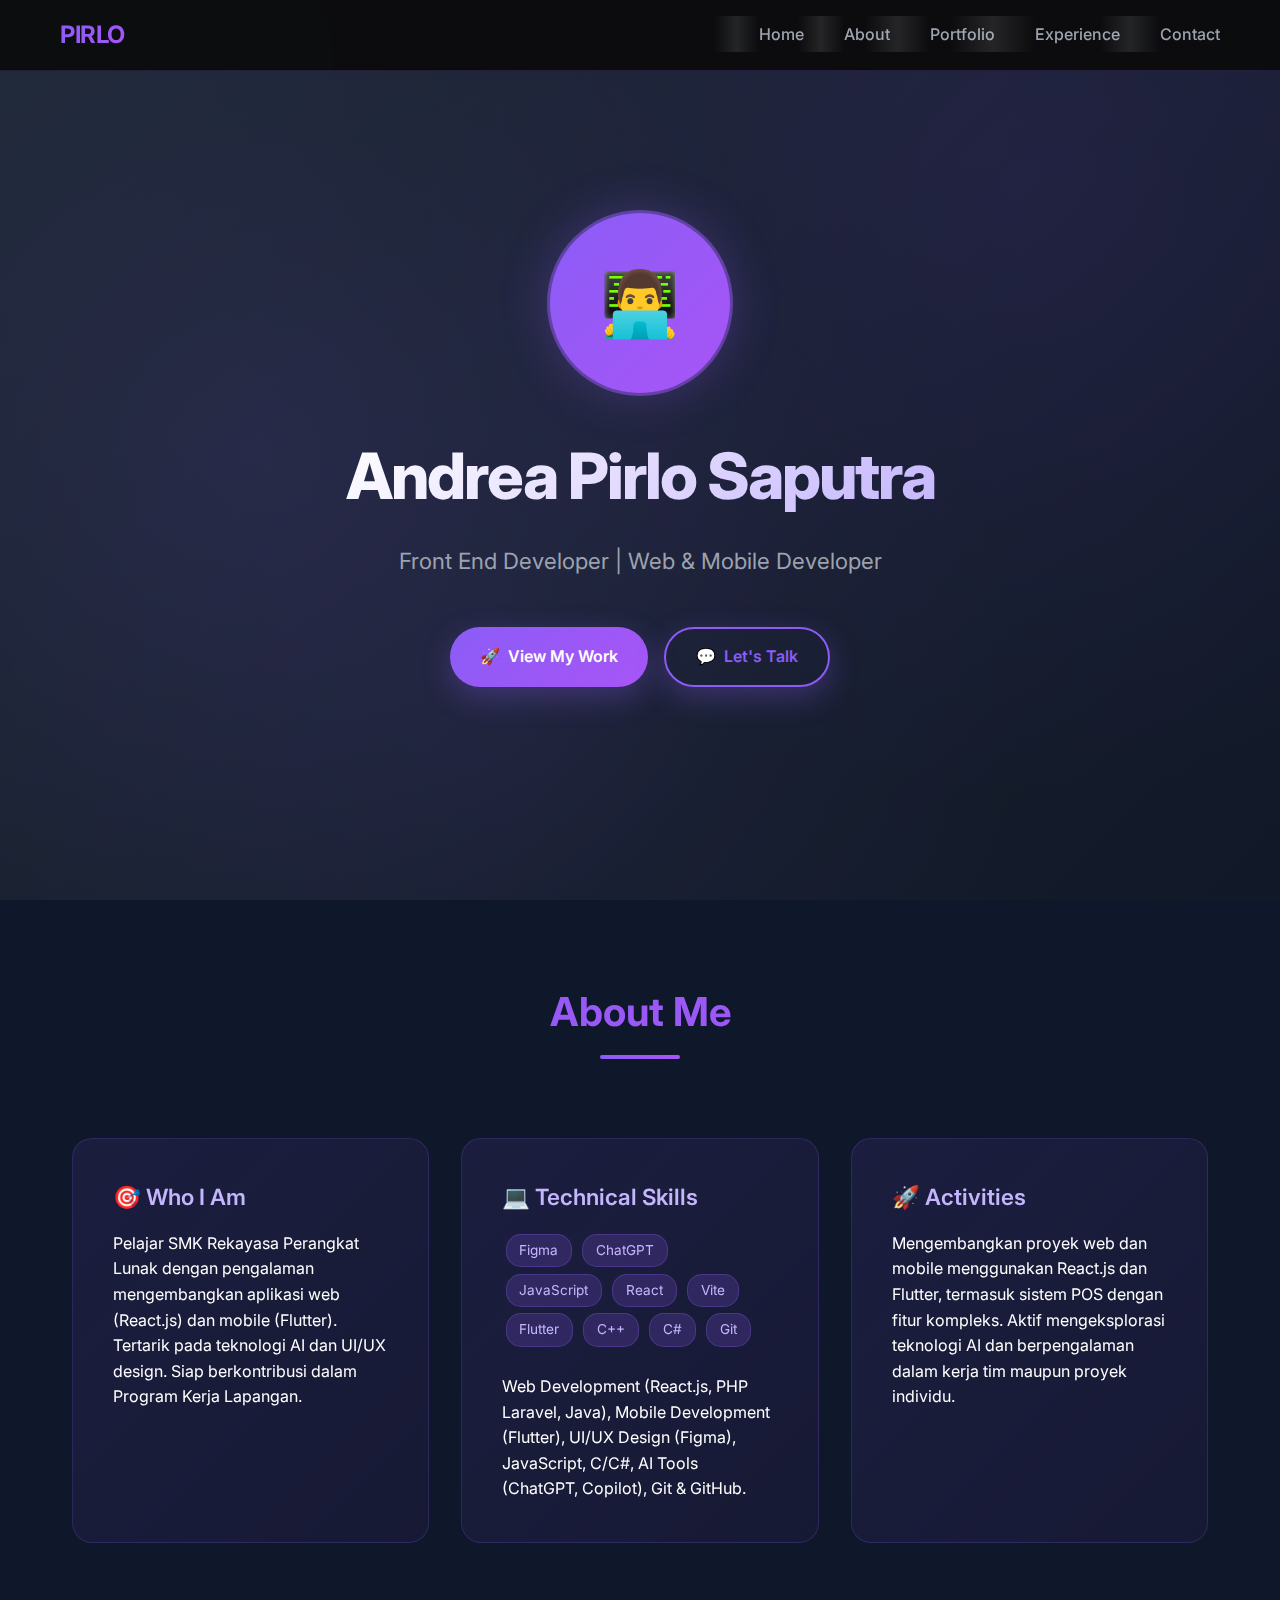
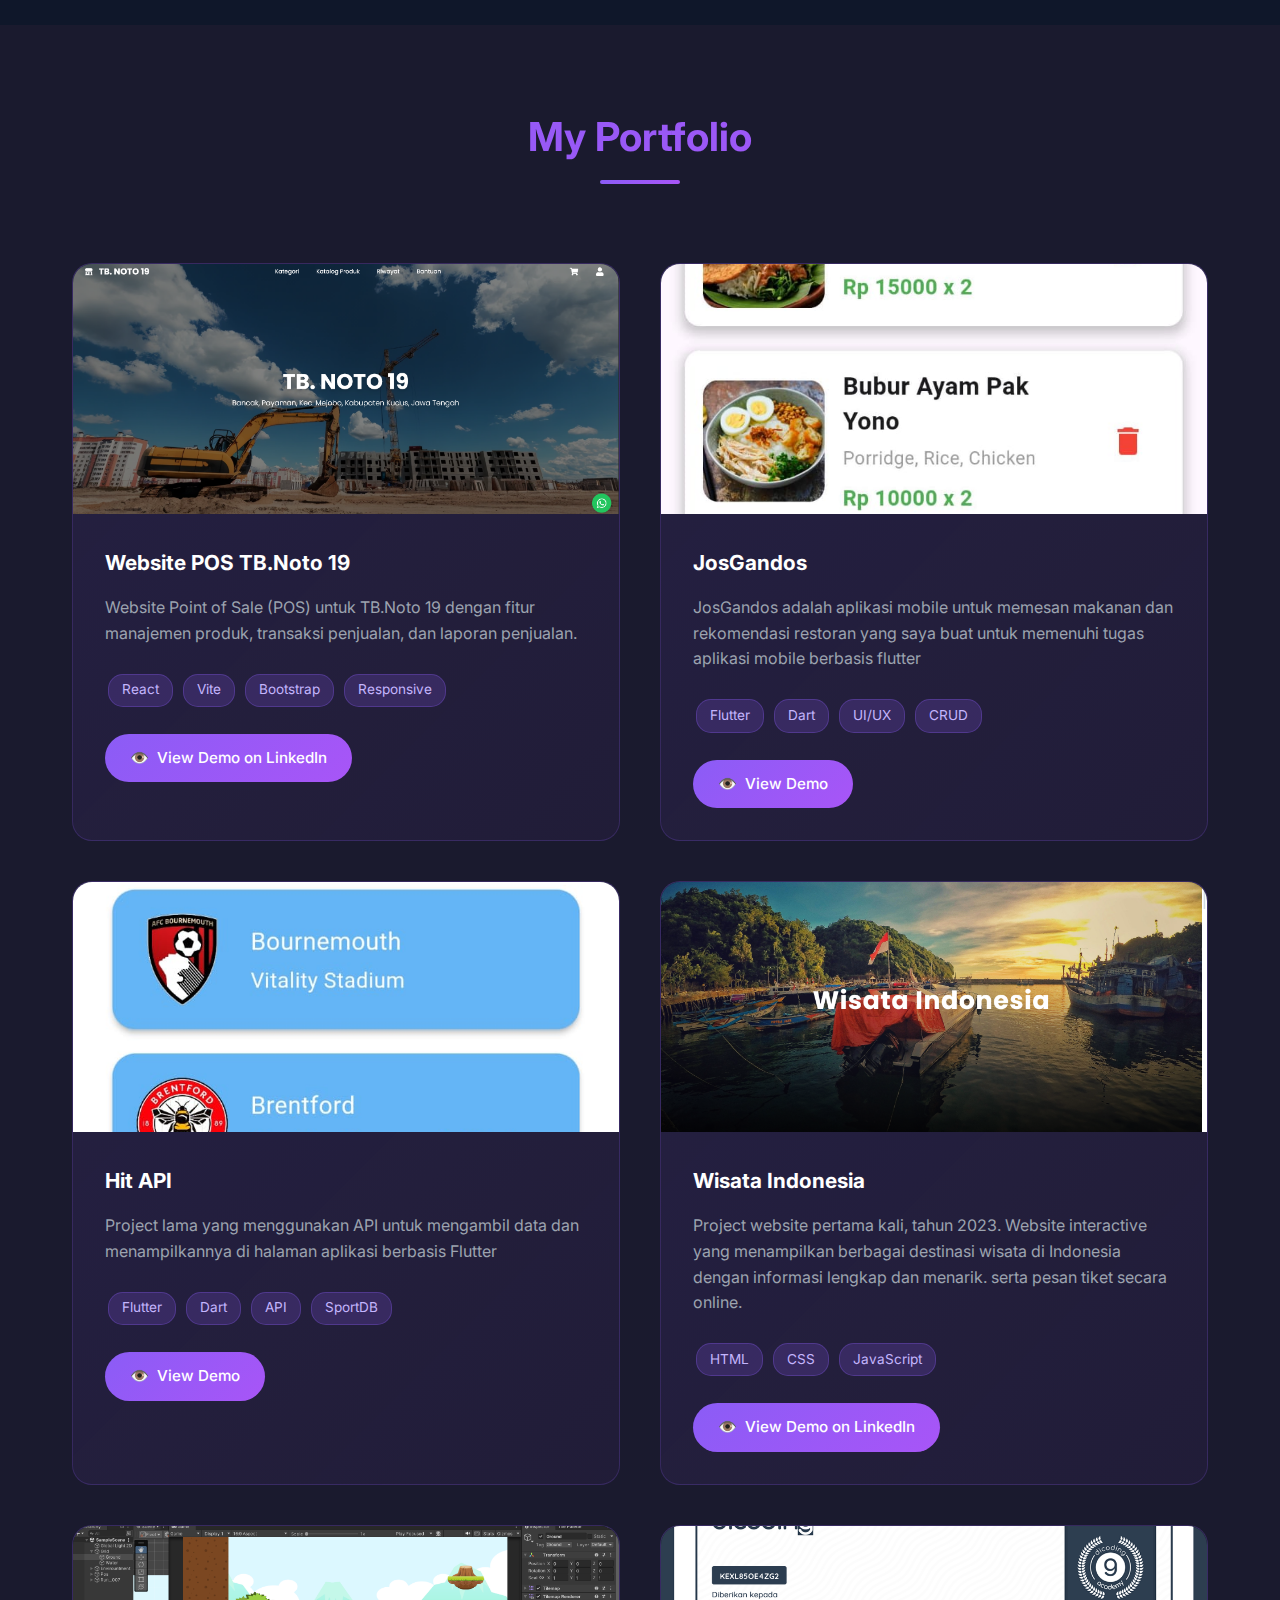
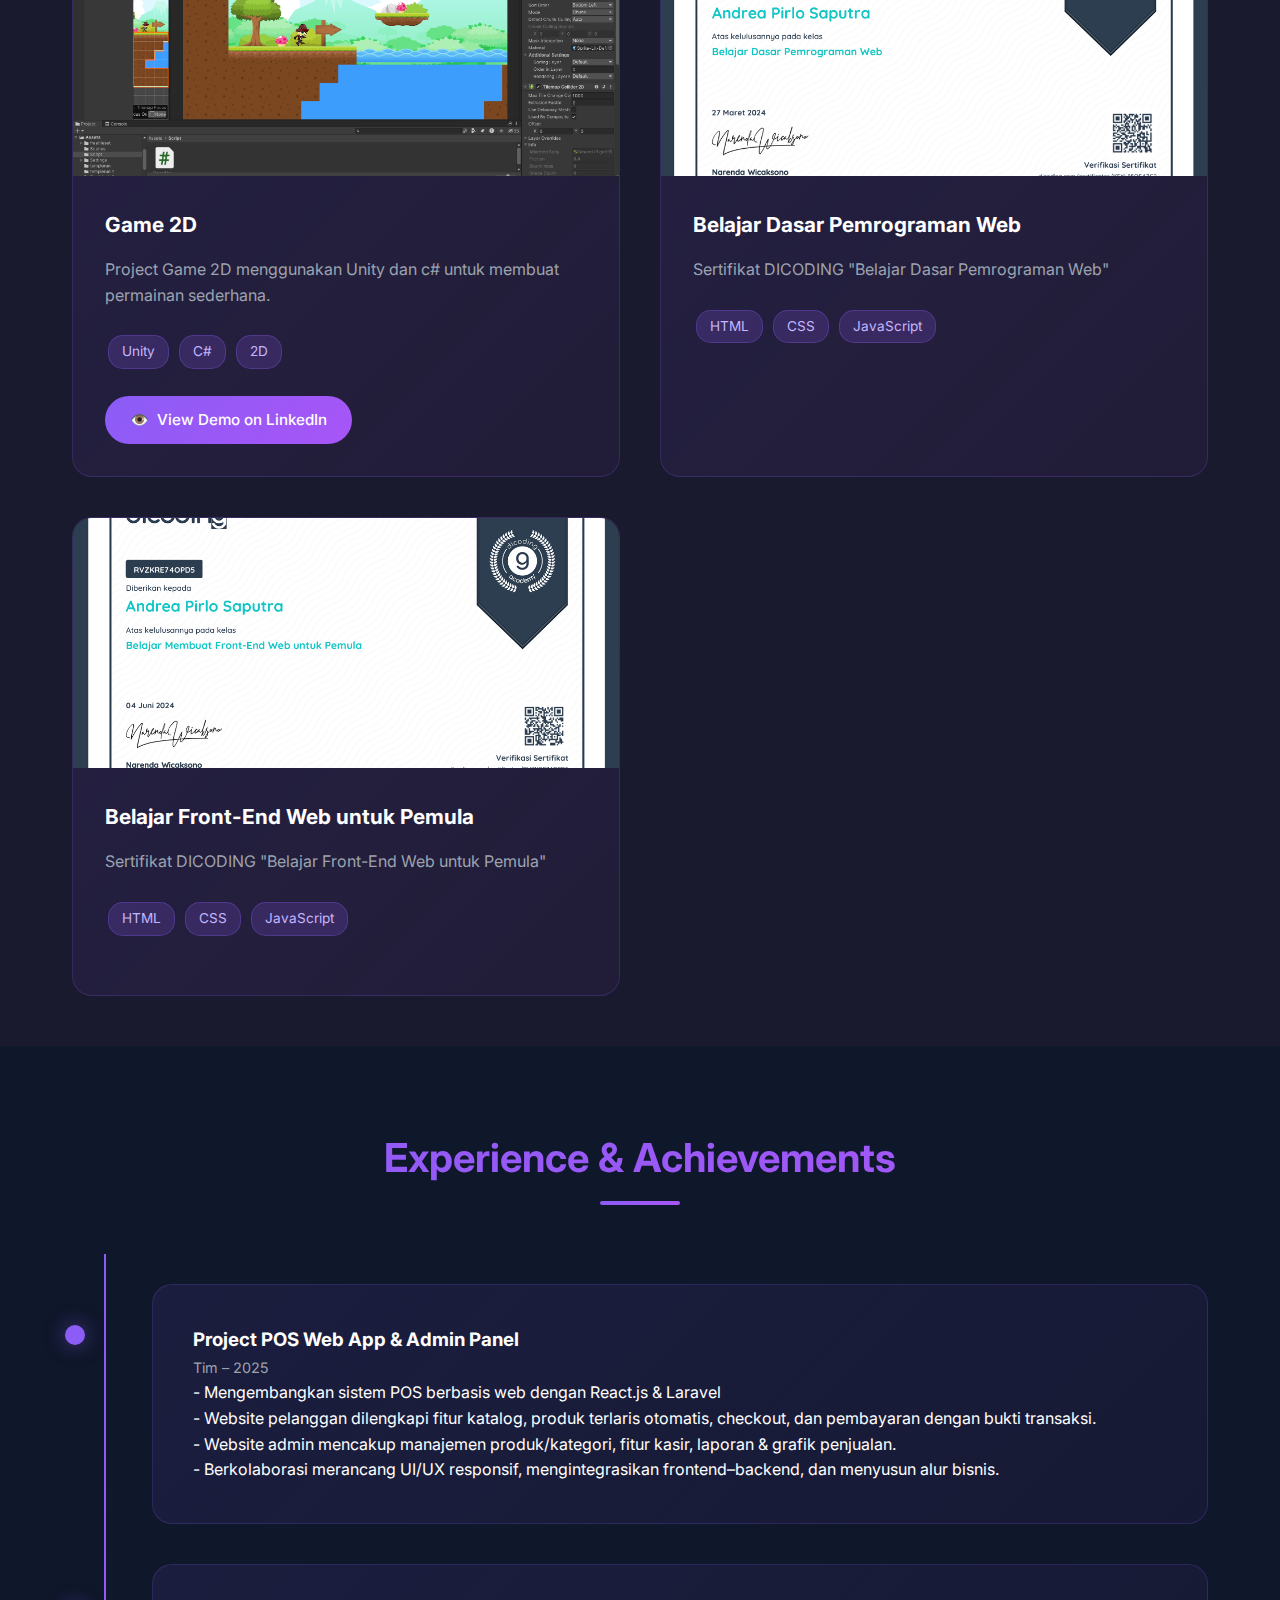
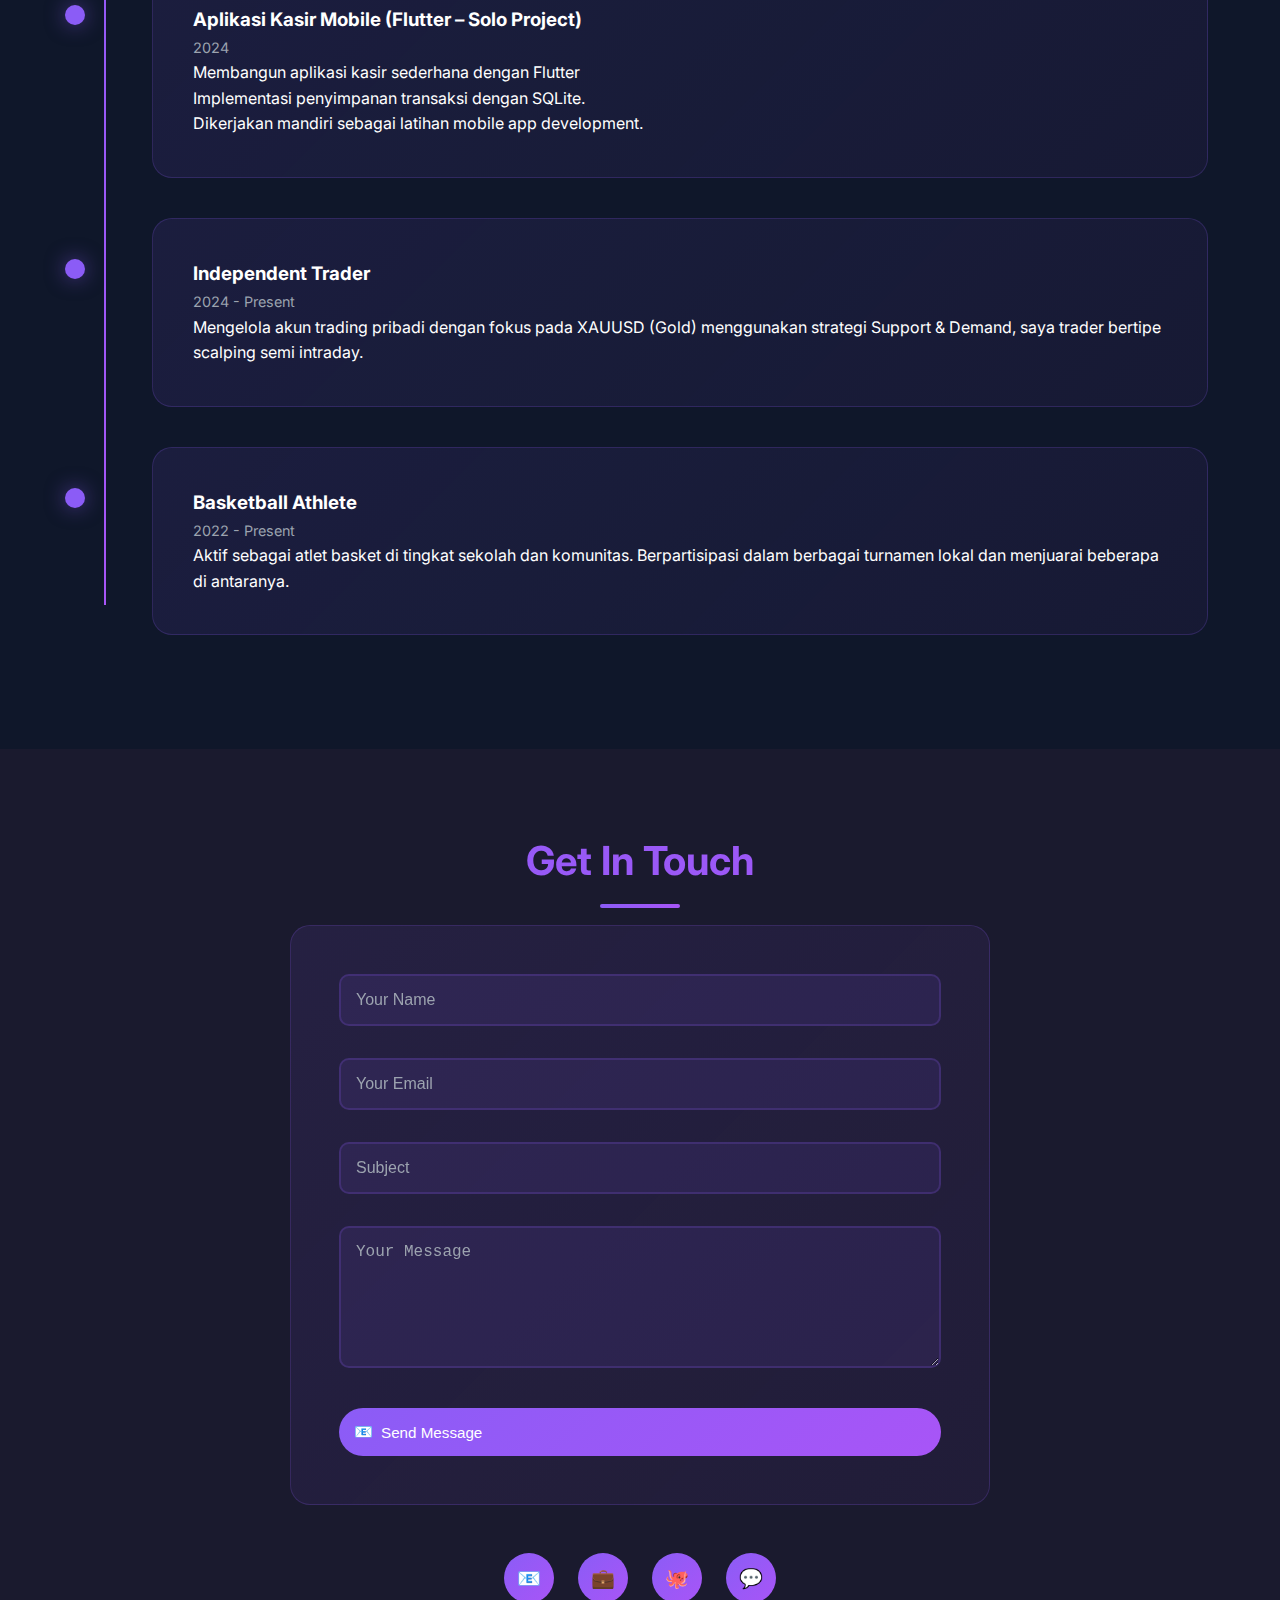
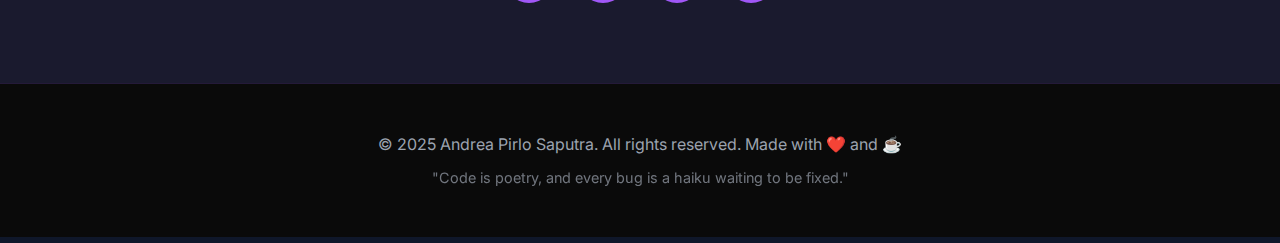
<file: index.html>
<!DOCTYPE html>
<html lang="id">

<head>
    <meta charset="UTF-8">
    <meta name="viewport" content="width=device-width, initial-scale=1.0">
    <title>Andrea Pirlo Saputra - Front End Developer</title>
    <link rel="stylesheet" href="style.css">
    <link href="https://fonts.googleapis.com/css2?family=Inter:wght@300;400;500;600;700;800&display=swap" rel="stylesheet">
</head>

<body>
    <!-- Navigation -->
    <nav class="navbar">
        <div class="nav-container">
            <div class="logo">
                <span class="logo-text">PIRLO</span>
                <div class="logo-dot"></div>
            </div>
            <ul class="nav-menu">
                <li><a href="#home" class="nav-link active" data-section="home">
                    <span class="nav-text">Home</span>
                </a></li>
                <li><a href="#about" class="nav-link" data-section="about">
                    <span class="nav-text">About</span>
                </a></li>
                <li><a href="#portfolio" class="nav-link" data-section="portfolio">
                    <span class="nav-text">Portfolio</span>
                </a></li>
                <li><a href="#experience" class="nav-link" data-section="experience">
                    <span class="nav-text">Experience</span>
                </a></li>
                <li><a href="#contact" class="nav-link" data-section="contact">
                    <span class="nav-text">Contact</span>
                </a></li>
            </ul>
            <div class="hamburger">
                <span></span>
                <span></span>
                <span></span>
            </div>
        </div>
        <div class="nav-indicator"></div>
    </nav>

    <!-- Hero Section -->
    <section id="home" class="hero">
        <div class="particles">
            <div class="particle" style="left: 10%; animation-delay: 0s;"></div>
            <div class="particle" style="left: 20%; animation-delay: 2s;"></div>
            <div class="particle" style="left: 30%; animation-delay: 4s;"></div>
            <div class="particle" style="left: 40%; animation-delay: 1s;"></div>
            <div class="particle" style="left: 50%; animation-delay: 3s;"></div>
            <div class="particle" style="left: 60%; animation-delay: 5s;"></div>
            <div class="particle" style="left: 70%; animation-delay: 7s;"></div>
            <div class="particle" style="left: 80%; animation-delay: 6s;"></div>
            <div class="particle" style="left: 90%; animation-delay: 8s;"></div>
        </div>
        <div class="hero-content">
            <div class="profile-section">
                <div class="profile-img">👨‍💻</div>
                <h1>Andrea Pirlo Saputra</h1>
                <p class="subtitle">Front End Developer | Web & Mobile Developer</p>
            </div>
            <div class="cta-group">
                <a href="#portfolio" class="cta-button">
                    <span>🚀</span>
                    View My Work
                </a>
                <a href="#contact" class="cta-button cta-secondary">
                    <span>💬</span>
                    Let's Talk
                </a>
            </div>
        </div>
    </section>

    <!-- About Section -->
    <section id="about" class="section">
        <div class="container">
            <h2 class="section-title">About Me</h2>
            <div class="grid">
                <div class="card">
                    <h3>🎯 Who I Am</h3>
                    <p>Pelajar SMK Rekayasa Perangkat Lunak dengan pengalaman mengembangkan aplikasi web (React.js) dan
                        mobile (Flutter). Tertarik pada teknologi AI dan UI/UX design. Siap berkontribusi dalam Program
                        Kerja Lapangan.</p>
                </div>
                <div class="card">
                    <h3>💻 Technical Skills</h3>
                    <div class="tech-stack">
                        <span class="tech-tag">Figma</span>
                        <span class="tech-tag">ChatGPT</span>
                        <span class="tech-tag">JavaScript</span>
                        <span class="tech-tag">React</span>
                        <span class="tech-tag">Vite</span>
                        <span class="tech-tag">Flutter</span>
                        <span class="tech-tag">C++</span>
                        <span class="tech-tag">C#</span>
                        <span class="tech-tag">Git</span>
                    </div>
                    <p>Web Development (React.js, PHP Laravel, Java), Mobile Development (Flutter), UI/UX Design
                        (Figma), JavaScript, C/C#, AI Tools (ChatGPT, Copilot), Git & GitHub.</p>
                </div>
                <div class="card">
                    <h3>🚀 Activities</h3>
                    <p>Mengembangkan proyek web dan mobile menggunakan React.js dan Flutter, termasuk sistem POS dengan
                        fitur kompleks. Aktif mengeksplorasi teknologi AI dan berpengalaman dalam kerja tim maupun
                        proyek individu.</p>
                </div>
            </div>
        </div>
    </section>

    <!-- Portfolio Section -->
    <section id="portfolio" class="section">
        <div class="container">
            <h2 class="section-title">My Portfolio</h2>
            <div class="grid-portfolio">
                <div class="portfolio-card">
                    <div class="portfolio-preview">
                        <img src="gambar/gambartbnoto19.png" alt=""
                            style="width: 100%; height: 100%; object-fit: cover;">
                    </div>
                    <div class="portfolio-info">
                        <h3>Website POS TB.Noto 19</h3>
                        <p>Website Point of Sale (POS) untuk TB.Noto 19 dengan fitur manajemen produk, transaksi
                            penjualan, dan laporan penjualan.</p>
                        <div class="tech-stack">
                            <span class="tech-tag">React</span>
                            <span class="tech-tag">Vite</span>
                            <span class="tech-tag">Bootstrap</span>
                            <span class="tech-tag">Responsive</span>
                        </div>
                        <a href="https://www.linkedin.com/posts/andreapirlosaputra11_webdevelopment-pos-apiintegration-activity-7364562313791619072-3iMa?utm_source=share&utm_medium=member_desktop&rcm=ACoAAE7JKG0BLh60gRPqG8VVyhe57XI4VSHA4fk" class="btn" target="_blank">
                            <span>👁️</span>
                            View Demo on LinkedIn
                        </a>
                    </div>
                </div>

                <div class="portfolio-card">
                    <div class="portfolio-preview">
                        <img src="gambar/keranjangjosgandos.png" alt=""
                            style="width: 100%; height: 100%; object-fit: cover;">
                    </div>
                    <div class="portfolio-info">
                        <h3>JosGandos</h3>
                        <p>JosGandos adalah aplikasi mobile untuk memesan makanan dan rekomendasi restoran yang saya
                            buat untuk memenuhi tugas aplikasi mobile berbasis flutter</p>
                        <div class="tech-stack">
                            <span class="tech-tag">Flutter</span>
                            <span class="tech-tag">Dart</span>
                            <span class="tech-tag">UI/UX</span>
                            <span class="tech-tag">CRUD</span>
                        </div>
                        <a href="mobile-porto.html" class="btn" target="_blank">
                            <span>👁️</span>
                            View Demo
                        </a>
                    </div>
                </div>

                <div class="portfolio-card">
                    <div class="portfolio-preview">
                        <img src="gambar/apilearn.jpg" alt="Interactive Web Game"
                            style="width: 100%; height: 100%; object-fit: cover;">
                    </div>
                    <div class="portfolio-info">
                        <h3>Hit API</h3>
                        <p>Project lama yang menggunakan API untuk mengambil data dan menampilkannya di halaman aplikasi
                            berbasis Flutter</p>
                        <div class="tech-stack">
                            <span class="tech-tag">Flutter</span>
                            <span class="tech-tag">Dart</span>
                            <span class="tech-tag">API</span>
                            <span class="tech-tag">SportDB</span>
                        </div>
                        <a href="sportdb-porto.html" class="btn" target="_blank">
                            <span>👁️</span>
                            View Demo
                        </a>
                    </div>
                </div>

                <div class="portfolio-card">
                    <div class="portfolio-preview">
                        <img src="gambar/wisataindonesia.png" alt="Admin Dashboard System"
                            style="width: 100%; height: 100%; object-fit: cover;">
                    </div>
                    <div class="portfolio-info">
                        <h3>Wisata Indonesia</h3>
                        <p>Project website pertama kali, tahun 2023. Website interactive yang menampilkan berbagai
                            destinasi wisata di Indonesia dengan informasi lengkap dan menarik. serta pesan tiket secara
                            online.</p>
                        <div class="tech-stack">
                            <span class="tech-tag">HTML</span>
                            <span class="tech-tag">CSS</span>
                            <span class="tech-tag">JavaScript</span>
                        </div>
                        <a href="https://www.linkedin.com/posts/andreapirlosaputra11_webdevelopment-javascript-html-activity-7364828834891796480-u206?utm_source=share&utm_medium=member_desktop&rcm=ACoAAE7JKG0BLh60gRPqG8VVyhe57XI4VSHA4fk" class="btn" target="_blank">
                            <span>👁️</span>
                            View Demo on LinkedIn
                        </a>
                    </div>
                </div>

                <div class="portfolio-card">
                    <div class="portfolio-preview">
                        <img src="gambar/game.png" alt="Admin Dashboard System"
                            style="width: 100%; height: 100%; object-fit: cover;">
                    </div>
                    <div class="portfolio-info">
                        <h3>Game 2D</h3>
                        <p>Project Game 2D menggunakan Unity dan c# untuk membuat permainan sederhana.</p>
                        <div class="tech-stack">
                            <span class="tech-tag">Unity</span>
                            <span class="tech-tag">C#</span>
                            <span class="tech-tag">2D</span>
                        </div>
                        <a href="https://www.linkedin.com/posts/andreapirlosaputra11_gamedevelopment-unity-2dgame-activity-7364887780293873665-9lVj?utm_source=share&utm_medium=member_desktop&rcm=ACoAAE7JKG0BLh60gRPqG8VVyhe57XI4VSHA4fk" class="btn" target="_blank">
                            <span>👁️</span>
                            View Demo on LinkedIn
                        </a>
                    </div>
                </div>

                <div class="portfolio-card">
                    <div class="portfolio-preview">
                        <img src="gambar/belajardasar.png" alt="Admin Dashboard System"
                            style="width: 100%; height: 100%; object-fit: cover;">
                    </div>
                    <div class="portfolio-info">
                        <h3>Belajar Dasar Pemrograman Web</h3>
                        <p>Sertifikat DICODING "Belajar Dasar Pemrograman Web"</p>
                        <div class="tech-stack">
                            <span class="tech-tag">HTML</span>
                            <span class="tech-tag">CSS</span>
                            <span class="tech-tag">JavaScript</span>
                        </div>
                    </div>
                </div>

                <div class="portfolio-card">
                    <div class="portfolio-preview">
                        <img src="gambar/frontend.png" alt="Admin Dashboard System"
                            style="width: 100%; height: 100%; object-fit: cover;">
                    </div>
                    <div class="portfolio-info">
                        <h3>Belajar Front-End Web untuk Pemula</h3>
                        <p>Sertifikat DICODING "Belajar Front-End Web untuk Pemula"</p>
                        <div class="tech-stack">
                            <span class="tech-tag">HTML</span>
                            <span class="tech-tag">CSS</span>
                            <span class="tech-tag">JavaScript</span>
                        </div>
                    </div>
                </div>
            </div>
        </div>
    </section>

    <!-- Experience Section -->
    <section id="experience" class="section">
        <div class="container">
            <h2 class="section-title">Experience & Achievements</h2>
            <div class="timeline">
                <div class="timeline-item">
                    <h3>Project POS Web App & Admin Panel</h3>
                    <span style="color: var(--text-gray); font-size: 0.9rem;">Tim – 2025</span>
                    <p>- Mengembangkan sistem POS berbasis web dengan React.js & Laravel</p>
                    <p>- Website pelanggan dilengkapi fitur katalog, produk terlaris otomatis, checkout, dan pembayaran
                        dengan bukti transaksi. </p>
                    <p>- Website admin mencakup manajemen produk/kategori, fitur kasir, laporan & grafik penjualan. </p>
                    <p>- Berkolaborasi merancang UI/UX responsif, mengintegrasikan frontend–backend, dan menyusun alur
                        bisnis. </p>
                </div>
                <div class="timeline-item">
                    <h3>Aplikasi Kasir Mobile (Flutter – Solo Project)</h3>
                    <span style="color: var(--text-gray); font-size: 0.9rem;">2024</span>
                    <p>Membangun aplikasi kasir sederhana dengan Flutter</p>
                    <p>Implementasi penyimpanan transaksi dengan SQLite. </p>
                    <p>Dikerjakan mandiri sebagai latihan mobile app development. </p>
                </div>
                <div class="timeline-item">
                    <h3>Independent Trader</h3>
                    <span style="color: var(--text-gray); font-size: 0.9rem;">2024 - Present</span>
                    <p>Mengelola akun trading pribadi dengan fokus pada XAUUSD (Gold) menggunakan strategi Support &
                        Demand, saya trader bertipe scalping semi intraday.</p>
                </div>
                <div class="timeline-item">
                    <h3>Basketball Athlete</h3>
                    <span style="color: var(--text-gray); font-size: 0.9rem;">2022 - Present</span>
                    <p>Aktif sebagai atlet basket di tingkat sekolah dan komunitas. Berpartisipasi dalam berbagai
                        turnamen lokal dan menjuarai beberapa di antaranya.</p>
                </div>
            </div>
        </div>
    </section>

    <!-- Contact Section -->
    <section id="contact" class="section">
        <div class="container">
            <h2 class="section-title">Get In Touch</h2>
            <div style="max-width: 700px; margin: 0 auto;">
                <div class="contact-form">
                    <form>
                        <div class="form-group">
                            <input type="text" class="form-control" placeholder="Your Name" required>
                        </div>
                        <div class="form-group">
                            <input type="email" class="form-control" placeholder="Your Email" required>
                        </div>
                        <div class="form-group">
                            <input type="text" class="form-control" placeholder="Subject" required>
                        </div>
                        <div class="form-group">
                            <textarea class="form-control" rows="6" placeholder="Your Message" required></textarea>
                        </div>
                        <button type="submit" class="btn" style="width: 100%; padding: 15px;">
                            <span>📧</span>
                            Send Message
                        </button>
                    </form>
                </div>
                <div class="social-links">
                    <a href="#andreapirlosaputra11@gmail.com" class="social-link" title="Email">📧</a>
                    <a href="#" class="social-link" title="LinkedIn">💼</a>
                    <a href="#" class="social-link" title="GitHub">🐙</a>
                    <a href="#" class="social-link" title="WhatsApp">💬</a>
                </div>
            </div>
        </div>
    </section>

    <!-- Footer -->
    <footer class="footer">
        <div class="container">
            <p>&copy; 2025 Andrea Pirlo Saputra. All rights reserved. Made with ❤️ and ☕</p>
            <p style="margin-top: 0.5rem; font-size: 0.9rem; opacity: 0.7;">
                "Code is poetry, and every bug is a haiku waiting to be fixed."
            </p>
        </div>
    </footer>

    <!-- Portfolio Modals -->
    <div id="portfolioModal" class="modal">
        <div class="modal-content">
            <span class="close">&times;</span>
            <div class="modal-header">
                <h2 id="modalTitle">Portfolio Details</h2>
            </div>
            <div class="modal-body">
                <div class="media-container" id="mediaContainer">
                    <!-- Content will be loaded here -->
                </div>
                <div id="modalDescription">
                    <!-- Description will be loaded here -->
                </div>
                <div class="slider-controls" id="sliderControls" style="text-align: center; margin-top: 2rem;">
                    <button class="btn" onclick="changeSlide(-1)">⬅️ Previous</button>
                    <span id="slideIndicator" style="margin: 0 1rem; color: var(--text-gray);">1 / 1</span>
                    <button class="btn" onclick="changeSlide(1)">Next ➡️</button>
                </div>
            </div>
        </div>
    </div>

    <script src="script.js"></script>
</body>

</html>
</file>
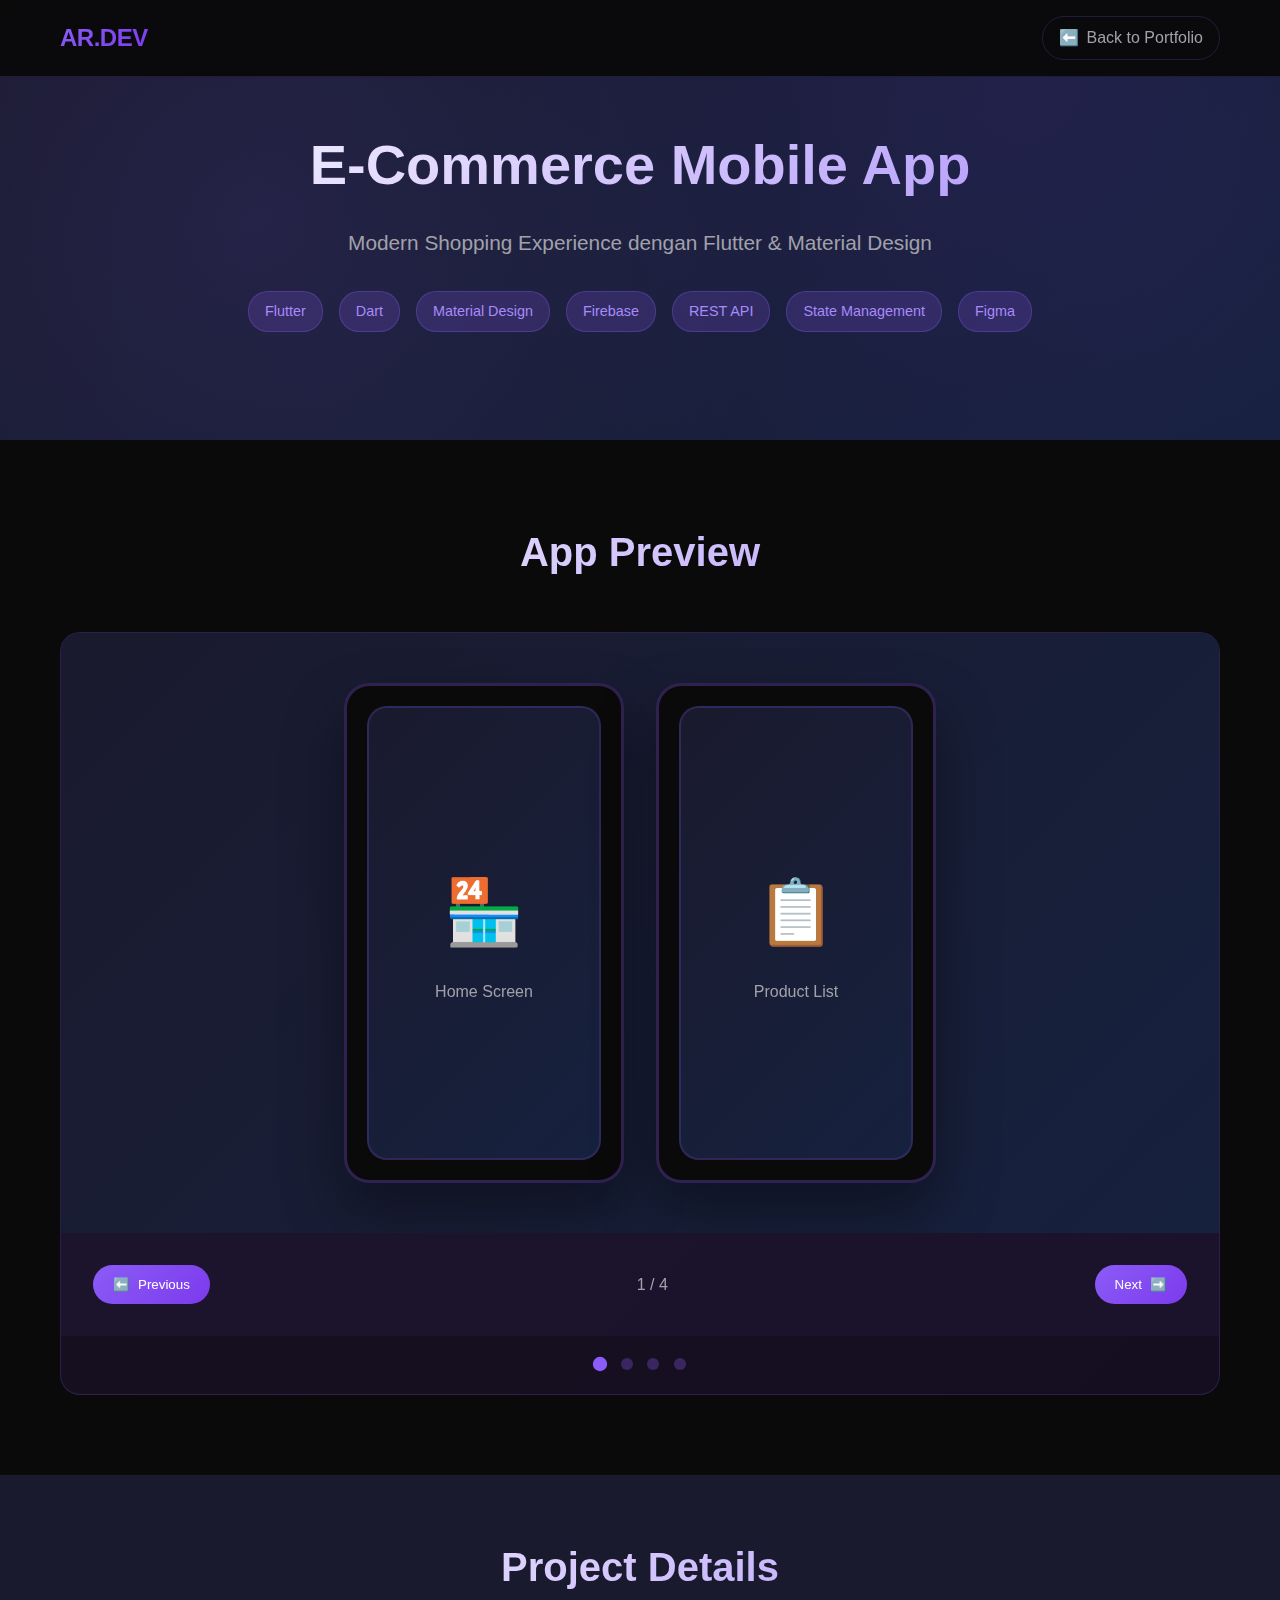
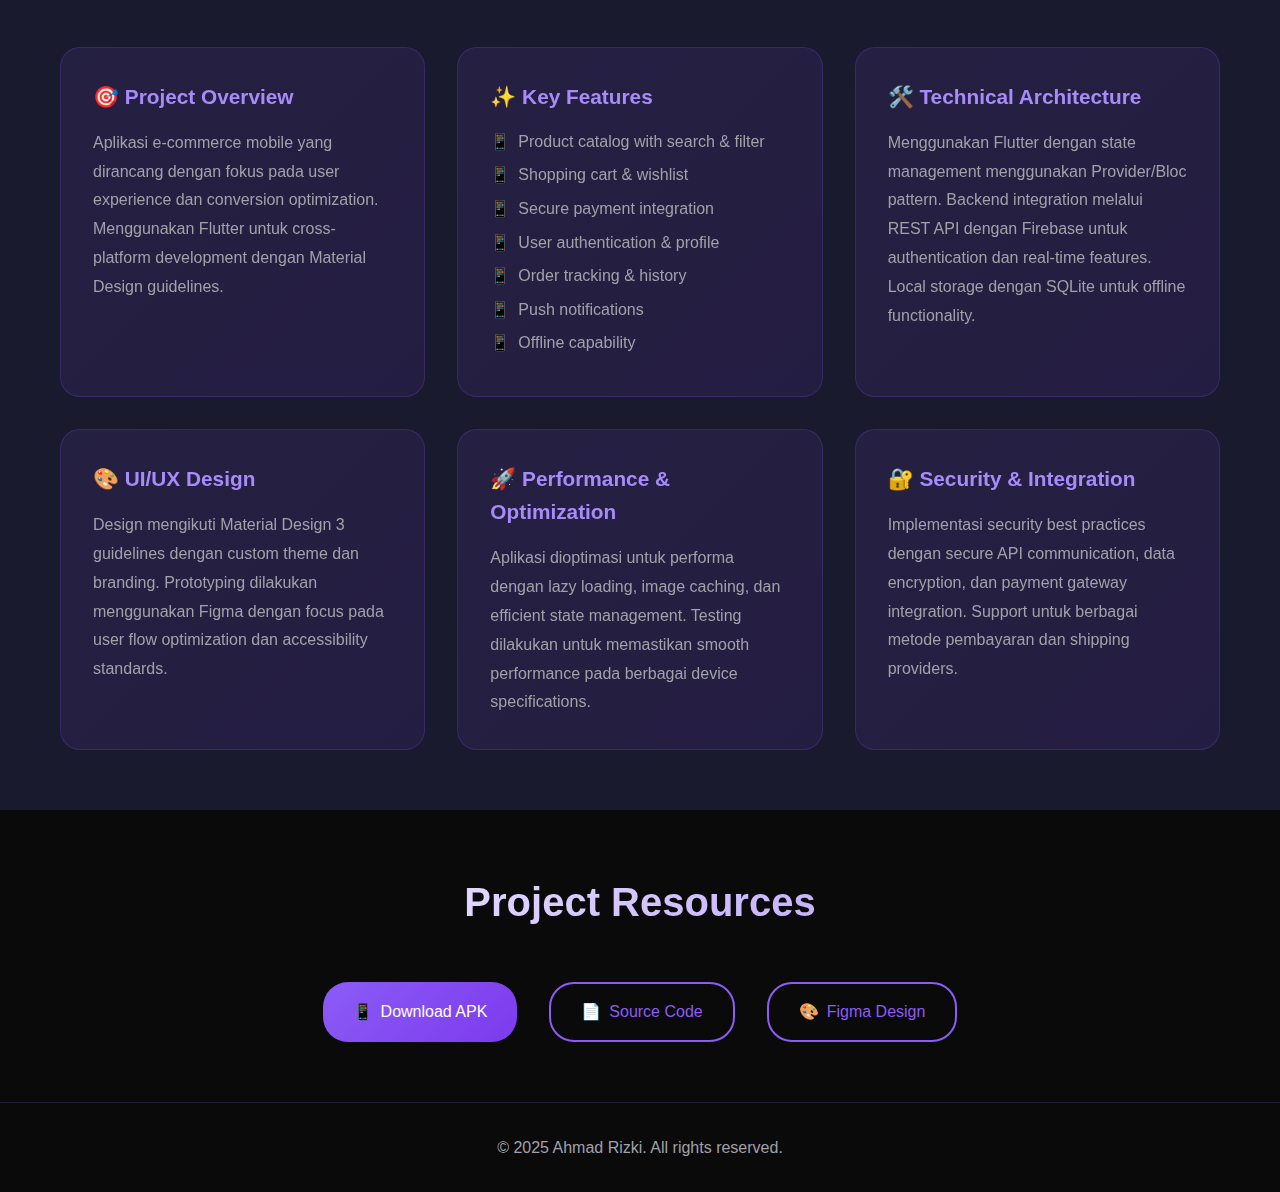
<file: game-porto.html>
<!DOCTYPE html>
<html lang="id">
<head>
    <meta charset="UTF-8">
    <meta name="viewport" content="width=device-width, initial-scale=1.0">
    <title>Portfolio Detail - Mobile App | Ahmad Rizki</title>
    <style>
        * {
            margin: 0;
            padding: 0;
            box-sizing: border-box;
        }

        :root {
            --primary-bg: #0a0a0a;
            --secondary-bg: #1a1a2e;
            --tertiary-bg: #16213e;
            --accent-purple: #8b5cf6;
            --accent-purple-light: #a78bfa;
            --accent-purple-dark: #7c3aed;
            --text-white: #ffffff;
            --text-gray: #a1a1aa;
            --text-dark-gray: #71717a;
            --gradient-purple: linear-gradient(135deg, #8b5cf6 0%, #7c3aed 100%);
            --gradient-dark: linear-gradient(135deg, #1a1a2e 0%, #16213e 100%);
            --gradient-glow: linear-gradient(135deg, rgba(139, 92, 246, 0.1) 0%, rgba(124, 58, 237, 0.1) 100%);
        }

        body {
            font-family: 'Inter', -apple-system, BlinkMacSystemFont, 'Segoe UI', sans-serif;
            line-height: 1.6;
            color: var(--text-white);
            background: var(--primary-bg);
            overflow-x: hidden;
        }

        .container {
            max-width: 1200px;
            margin: 0 auto;
            padding: 0 20px;
        }

        /* Navigation */
        .navbar {
            position: fixed;
            top: 0;
            width: 100%;
            background: rgba(10, 10, 10, 0.95);
            backdrop-filter: blur(20px);
            border-bottom: 1px solid rgba(139, 92, 246, 0.2);
            z-index: 1000;
            transition: all 0.3s ease;
        }

        .nav-container {
            display: flex;
            justify-content: space-between;
            align-items: center;
            padding: 1rem 20px;
            max-width: 1200px;
            margin: 0 auto;
        }

        .logo {
            font-size: 1.5rem;
            font-weight: 700;
            background: var(--gradient-purple);
            -webkit-background-clip: text;
            -webkit-text-fill-color: transparent;
            background-clip: text;
            letter-spacing: -0.5px;
        }

        .back-btn {
            display: flex;
            align-items: center;
            gap: 0.5rem;
            color: var(--text-gray);
            text-decoration: none;
            transition: all 0.3s ease;
            padding: 0.5rem 1rem;
            border-radius: 25px;
            border: 1px solid rgba(139, 92, 246, 0.2);
        }

        .back-btn:hover {
            color: var(--text-white);
            background: rgba(139, 92, 246, 0.1);
            border-color: rgba(139, 92, 246, 0.4);
        }

        /* Header Section */
        .header {
            padding: 120px 0 60px;
            background: var(--gradient-dark);
            position: relative;
        }

        .header::before {
            content: '';
            position: absolute;
            top: 0;
            left: 0;
            right: 0;
            bottom: 0;
            background: 
                radial-gradient(circle at 20% 50%, rgba(139, 92, 246, 0.1) 0%, transparent 50%),
                radial-gradient(circle at 80% 20%, rgba(124, 58, 237, 0.1) 0%, transparent 50%);
        }

        .header-content {
            position: relative;
            z-index: 2;
            text-align: center;
        }

        .header h1 {
            font-size: 3.5rem;
            font-weight: 800;
            background: linear-gradient(135deg, var(--text-white) 0%, var(--accent-purple-light) 100%);
            -webkit-background-clip: text;
            -webkit-text-fill-color: transparent;
            background-clip: text;
            margin-bottom: 1rem;
        }

        .header .subtitle {
            font-size: 1.3rem;
            color: var(--text-gray);
            margin-bottom: 2rem;
        }

        .tech-stack {
            display: flex;
            justify-content: center;
            flex-wrap: wrap;
            gap: 1rem;
            margin-bottom: 3rem;
        }

        .tech-tag {
            background: rgba(139, 92, 246, 0.2);
            color: var(--accent-purple-light);
            padding: 0.5rem 1rem;
            border-radius: 20px;
            font-size: 0.9rem;
            border: 1px solid rgba(139, 92, 246, 0.3);
        }

        /* Media Gallery */
        .media-section {
            padding: 80px 0;
        }

        .section-title {
            text-align: center;
            font-size: 2.5rem;
            margin-bottom: 3rem;
            font-weight: 700;
            background: linear-gradient(135deg, var(--text-white) 0%, var(--accent-purple-light) 100%);
            -webkit-background-clip: text;
            -webkit-text-fill-color: transparent;
            background-clip: text;
        }

        .media-gallery {
            background: var(--gradient-glow);
            border: 1px solid rgba(139, 92, 246, 0.2);
            border-radius: 20px;
            overflow: hidden;
            backdrop-filter: blur(10px);
        }

        .slider-container {
            position: relative;
            height: 600px;
            overflow: hidden;
        }

        .slide {
            position: absolute;
            top: 0;
            left: 0;
            width: 100%;
            height: 100%;
            display: flex;
            align-items: center;
            justify-content: center;
            opacity: 0;
            transition: all 0.5s ease;
            background: var(--gradient-dark);
            padding: 2rem;
        }

        .slide.active {
            opacity: 1;
        }

        .mobile-mockup {
            display: flex;
            gap: 2rem;
            align-items: center;
            justify-content: center;
            flex-wrap: wrap;
        }

        .phone-frame {
            width: 280px;
            height: 500px;
            background: var(--primary-bg);
            border-radius: 25px;
            padding: 20px;
            box-shadow: 0 30px 60px rgba(0, 0, 0, 0.4);
            border: 3px solid rgba(139, 92, 246, 0.3);
            position: relative;
        }

        .phone-screen {
            width: 100%;
            height: 100%;
            background: var(--gradient-dark);
            border-radius: 20px;
            display: flex;
            flex-direction: column;
            align-items: center;
            justify-content: center;
            font-size: 4rem;
            color: var(--accent-purple);
            border: 2px solid rgba(139, 92, 246, 0.2);
        }

        .screen-content {
            text-align: center;
            padding: 1rem;
        }

        .screen-title {
            font-size: 1rem;
            margin-top: 1rem;
            color: var(--text-gray);
        }

        .video-container {
            width: 100%;
            max-width: 800px;
            height: 450px;
            background: rgba(139, 92, 246, 0.1);
            border: 2px dashed rgba(139, 92, 246, 0.3);
            border-radius: 15px;
            display: flex;
            flex-direction: column;
            align-items: center;
            justify-content: center;
            color: var(--text-gray);
            font-size: 3rem;
        }

        .video-placeholder-text {
            font-size: 1rem;
            margin-top: 1rem;
            opacity: 0.8;
        }

        .slider-controls {
            display: flex;
            justify-content: space-between;
            align-items: center;
            padding: 2rem;
            background: rgba(139, 92, 246, 0.05);
        }

        .slider-nav {
            background: var(--gradient-purple);
            color: var(--text-white);
            border: none;
            padding: 12px 20px;
            border-radius: 25px;
            cursor: pointer;
            transition: all 0.3s ease;
            display: flex;
            align-items: center;
            gap: 0.5rem;
        }

        .slider-nav:hover {
            transform: translateY(-2px);
            box-shadow: 0 10px 25px rgba(139, 92, 246, 0.4);
        }

        .slider-nav:disabled {
            opacity: 0.5;
            cursor: not-allowed;
            transform: none;
        }

        .slide-indicator {
            color: var(--text-gray);
            font-weight: 500;
        }

        .dots-container {
            text-align: center;
            padding: 1rem;
        }

        .dot {
            display: inline-block;
            width: 12px;
            height: 12px;
            border-radius: 50%;
            background: rgba(139, 92, 246, 0.3);
            margin: 0 5px;
            cursor: pointer;
            transition: all 0.3s ease;
        }

        .dot.active {
            background: var(--accent-purple);
            transform: scale(1.2);
        }

        /* Description Section */
        .description-section {
            padding: 60px 0;
            background: var(--secondary-bg);
        }

        .description-grid {
            display: grid;
            grid-template-columns: repeat(auto-fit, minmax(350px, 1fr));
            gap: 2rem;
            margin-top: 3rem;
        }

        .description-card {
            background: var(--gradient-glow);
            border: 1px solid rgba(139, 92, 246, 0.2);
            padding: 2rem;
            border-radius: 20px;
            backdrop-filter: blur(10px);
            transition: all 0.3s ease;
        }

        .description-card:hover {
            transform: translateY(-5px);
            border-color: rgba(139, 92, 246, 0.4);
        }

        .description-card h3 {
            color: var(--accent-purple-light);
            margin-bottom: 1rem;
            font-size: 1.3rem;
        }

        .description-card p {
            color: var(--text-gray);
            line-height: 1.8;
        }

        /* Features List */
        .features-list {
            list-style: none;
            margin-top: 1rem;
        }

        .features-list li {
            color: var(--text-gray);
            margin-bottom: 0.5rem;
            display: flex;
            align-items: center;
            gap: 0.5rem;
        }

        .features-list li::before {
            content: '📱';
            font-size: 1rem;
        }

        /* Project Links */
        .project-links {
            padding: 60px 0;
            text-align: center;
        }

        .links-container {
            display: flex;
            justify-content: center;
            gap: 2rem;
            flex-wrap: wrap;
        }

        .project-link {
            background: var(--gradient-purple);
            color: var(--text-white);
            padding: 15px 30px;
            border-radius: 25px;
            text-decoration: none;
            display: flex;
            align-items: center;
            gap: 0.5rem;
            transition: all 0.3s ease;
            font-weight: 500;
        }

        .project-link:hover {
            transform: translateY(-3px);
            box-shadow: 0 15px 35px rgba(139, 92, 246, 0.4);
        }

        .project-link.secondary {
            background: transparent;
            border: 2px solid var(--accent-purple);
            color: var(--accent-purple);
        }

        .project-link.secondary:hover {
            background: var(--accent-purple);
            color: var(--text-white);
        }

        /* Footer */
        .footer {
            background: var(--primary-bg);
            border-top: 1px solid rgba(139, 92, 246, 0.2);
            text-align: center;
            padding: 2rem 0;
        }

        .footer p {
            color: var(--text-gray);
        }

        /* Responsive */
        @media (max-width: 768px) {
            .header h1 {
                font-size: 2.5rem;
            }

            .slider-container {
                height: 500px;
            }

            .phone-frame {
                width: 240px;
                height: 420px;
            }

            .video-container {
                height: 300px;
                font-size: 2rem;
            }

            .mobile-mockup {
                flex-direction: column;
                gap: 1rem;
            }

            .description-grid {
                grid-template-columns: 1fr;
            }

            .links-container {
                flex-direction: column;
                align-items: center;
            }

            .tech-stack {
                justify-content: center;
            }
        }
    </style>
</head>
<body>
    <!-- Navigation -->
    <nav class="navbar">
        <div class="nav-container">
            <div class="logo">AR.DEV</div>
            <a href="index.html" class="back-btn">
                <span>⬅️</span>
                Back to Portfolio
            </a>
        </div>
    </nav>

    <!-- Header -->
    <section class="header">
        <div class="container">
            <div class="header-content">
                <h1>E-Commerce Mobile App</h1>
                <p class="subtitle">Modern Shopping Experience dengan Flutter & Material Design</p>
                <div class="tech-stack">
                    <span class="tech-tag">Flutter</span>
                    <span class="tech-tag">Dart</span>
                    <span class="tech-tag">Material Design</span>
                    <span class="tech-tag">Firebase</span>
                    <span class="tech-tag">REST API</span>
                    <span class="tech-tag">State Management</span>
                    <span class="tech-tag">Figma</span>
                </div>
            </div>
        </div>
    </section>

    <!-- Media Gallery -->
    <section class="media-section">
        <div class="container">
            <h2 class="section-title">App Preview</h2>
            <div class="media-gallery">
                <div class="slider-container">
                    <div class="slide active">
                        <div class="mobile-mockup">
                            <div class="phone-frame">
                                <div class="phone-screen">
                                    <div class="screen-content">
                                        🏪
                                        <div class="screen-title">Home Screen</div>
                                    </div>
                                </div>
                            </div>
                            <div class="phone-frame">
                                <div class="phone-screen">
                                    <div class="screen-content">
                                        📋
                                        <div class="screen-title">Product List</div>
                                    </div>
                                </div>
                            </div>
                        </div>
                    </div>
                    <div class="slide">
                        <div class="mobile-mockup">
                            <div class="phone-frame">
                                <div class="phone-screen">
                                    <div class="screen-content">
                                        🛍️
                                        <div class="screen-title">Shopping Cart</div>
                                    </div>
                                </div>
                            </div>
                            <div class="phone-frame">
                                <div class="phone-screen">
                                    <div class="screen-content">
                                        💳
                                        <div class="screen-title">Checkout</div>
                                    </div>
                                </div>
                            </div>
                        </div>
                    </div>
                    <div class="slide">
                        <div class="video-container">
                            🎥
                            <div class="video-placeholder-text">App Interaction Demo Video</div>
                        </div>
                    </div>
                    <div class="slide">
                        <div class="mobile-mockup">
                            <div class="phone-frame">
                                <div class="phone-screen">
                                    <div class="screen-content">
                                        👤
                                        <div class="screen-title">User Profile</div>
                                    </div>
                                </div>
                            </div>
                            <div class="phone-frame">
                                <div class="phone-screen">
                                    <div class="screen-content">
                                        📊
                                        <div class="screen-title">Order History</div>
                                    </div>
                                </div>
                            </div>
                        </div>
                    </div>
                </div>
                
                <div class="slider-controls">
                    <button class="slider-nav" onclick="changeSlide(-1)">
                        <span>⬅️</span>
                        Previous
                    </button>
                    <span class="slide-indicator">
                        <span id="currentSlide">1</span> / <span id="totalSlides">4</span>
                    </span>
                    <button class="slider-nav" onclick="changeSlide(1)">
                        Next
                        <span>➡️</span>
                    </button>
                </div>
                
                <div class="dots-container">
                    <span class="dot active" onclick="currentSlideSet(1)"></span>
                    <span class="dot" onclick="currentSlideSet(2)"></span>
                    <span class="dot" onclick="currentSlideSet(3)"></span>
                    <span class="dot" onclick="currentSlideSet(4)"></span>
                </div>
            </div>
        </div>
    </section>

    <!-- Description -->
    <section class="description-section">
        <div class="container">
            <h2 class="section-title">Project Details</h2>
            <div class="description-grid">
                <div class="description-card">
                    <h3>🎯 Project Overview</h3>
                    <p>Aplikasi e-commerce mobile yang dirancang dengan fokus pada user experience dan conversion optimization. Menggunakan Flutter untuk cross-platform development dengan Material Design guidelines.</p>
                </div>
                
                <div class="description-card">
                    <h3>✨ Key Features</h3>
                    <ul class="features-list">
                        <li>Product catalog with search & filter</li>
                        <li>Shopping cart & wishlist</li>
                        <li>Secure payment integration</li>
                        <li>User authentication & profile</li>
                        <li>Order tracking & history</li>
                        <li>Push notifications</li>
                        <li>Offline capability</li>
                    </ul>
                </div>
                
                <div class="description-card">
                    <h3>🛠️ Technical Architecture</h3>
                    <p>Menggunakan Flutter dengan state management menggunakan Provider/Bloc pattern. Backend integration melalui REST API dengan Firebase untuk authentication dan real-time features. Local storage dengan SQLite untuk offline functionality.</p>
                </div>
                
                <div class="description-card">
                    <h3>🎨 UI/UX Design</h3>
                    <p>Design mengikuti Material Design 3 guidelines dengan custom theme dan branding. Prototyping dilakukan menggunakan Figma dengan focus pada user flow optimization dan accessibility standards.</p>
                </div>
                
                <div class="description-card">
                    <h3>🚀 Performance & Optimization</h3>
                    <p>Aplikasi dioptimasi untuk performa dengan lazy loading, image caching, dan efficient state management. Testing dilakukan untuk memastikan smooth performance pada berbagai device specifications.</p>
                </div>
                
                <div class="description-card">
                    <h3>🔐 Security & Integration</h3>
                    <p>Implementasi security best practices dengan secure API communication, data encryption, dan payment gateway integration. Support untuk berbagai metode pembayaran dan shipping providers.</p>
                </div>
            </div>
        </div>
    </section>

    <!-- Project Links -->
    <section class="project-links">
        <div class="container">
            <h2 class="section-title">Project Resources</h2>
            <div class="links-container">
                <a href="#" class="project-link">
                    <span>📱</span>
                    Download APK
                </a>
                <a href="#" class="project-link secondary">
                    <span>📄</span>
                    Source Code
                </a>
                <a href="#" class="project-link secondary">
                    <span>🎨</span>
                    Figma Design
                </a>
            </div>
        </div>
    </section>

    <!-- Footer -->
    <footer class="footer">
        <div class="container">
            <p>&copy; 2025 Ahmad Rizki. All rights reserved.</p>
        </div>
    </footer>

    <script>
        let currentSlideIndex = 0;
        const slides = document.querySelectorAll('.slide');
        const dots = document.querySelectorAll('.dot');
        const totalSlides = slides.length;

        document.getElementById('totalSlides').textContent = totalSlides;

        function showSlide(index) {
            slides.forEach(slide => {
                slide.classList.remove('active');
            });
            
            dots.forEach(dot => {
                dot.classList.remove('active');
            });
            
            slides[index].classList.add('active');
            dots[index].classList.add('active');
            
            document.getElementById('currentSlide').textContent = index + 1;
        }

        function changeSlide(direction) {
            currentSlideIndex += direction;
            
            if (currentSlideIndex >= totalSlides) {
                currentSlideIndex = 0;
            } else if (currentSlideIndex < 0) {
                currentSlideIndex = totalSlides - 1;
            }
            
            showSlide(currentSlideIndex);
        }

        function currentSlideSet(slideNumber) {
            currentSlideIndex = slideNumber - 1;
            showSlide(currentSlideIndex);
        }

        // Auto slide
        setInterval(() => {
            changeSlide(1);
        }, 6000);

        // Keyboard navigation
        document.addEventListener('keydown', (e) => {
            if (e.key === 'ArrowLeft') {
                changeSlide(-1);
            } else if (e.key === 'ArrowRight') {
                changeSlide(1);
            }
        });

        // Touch/Swipe support
        let startX = 0;
        let endX = 0;

        document.querySelector('.slider-container').addEventListener('touchstart', (e) => {
            startX = e.touches[0].clientX;
        });

        document.querySelector('.slider-container').addEventListener('touchend', (e) => {
            endX = e.changedTouches[0].clientX;
            handleSwipe();
        });

        function handleSwipe() {
            const threshold = 50;
            const diff = startX - endX;
            
            if (Math.abs(diff) > threshold) {
                if (diff > 0) {
                    changeSlide(1);
                } else {
                    changeSlide(-1);
                }
            }
        }

        // Smooth fade in animation on load
        window.addEventListener('load', () => {
            document.body.style.opacity = '0';
            document.body.style.transition = 'opacity 0.5s ease';
            setTimeout(() => {
                document.body.style.opacity = '1';
            }, 100);
        });
    </script>
</body>
</html>
</file>
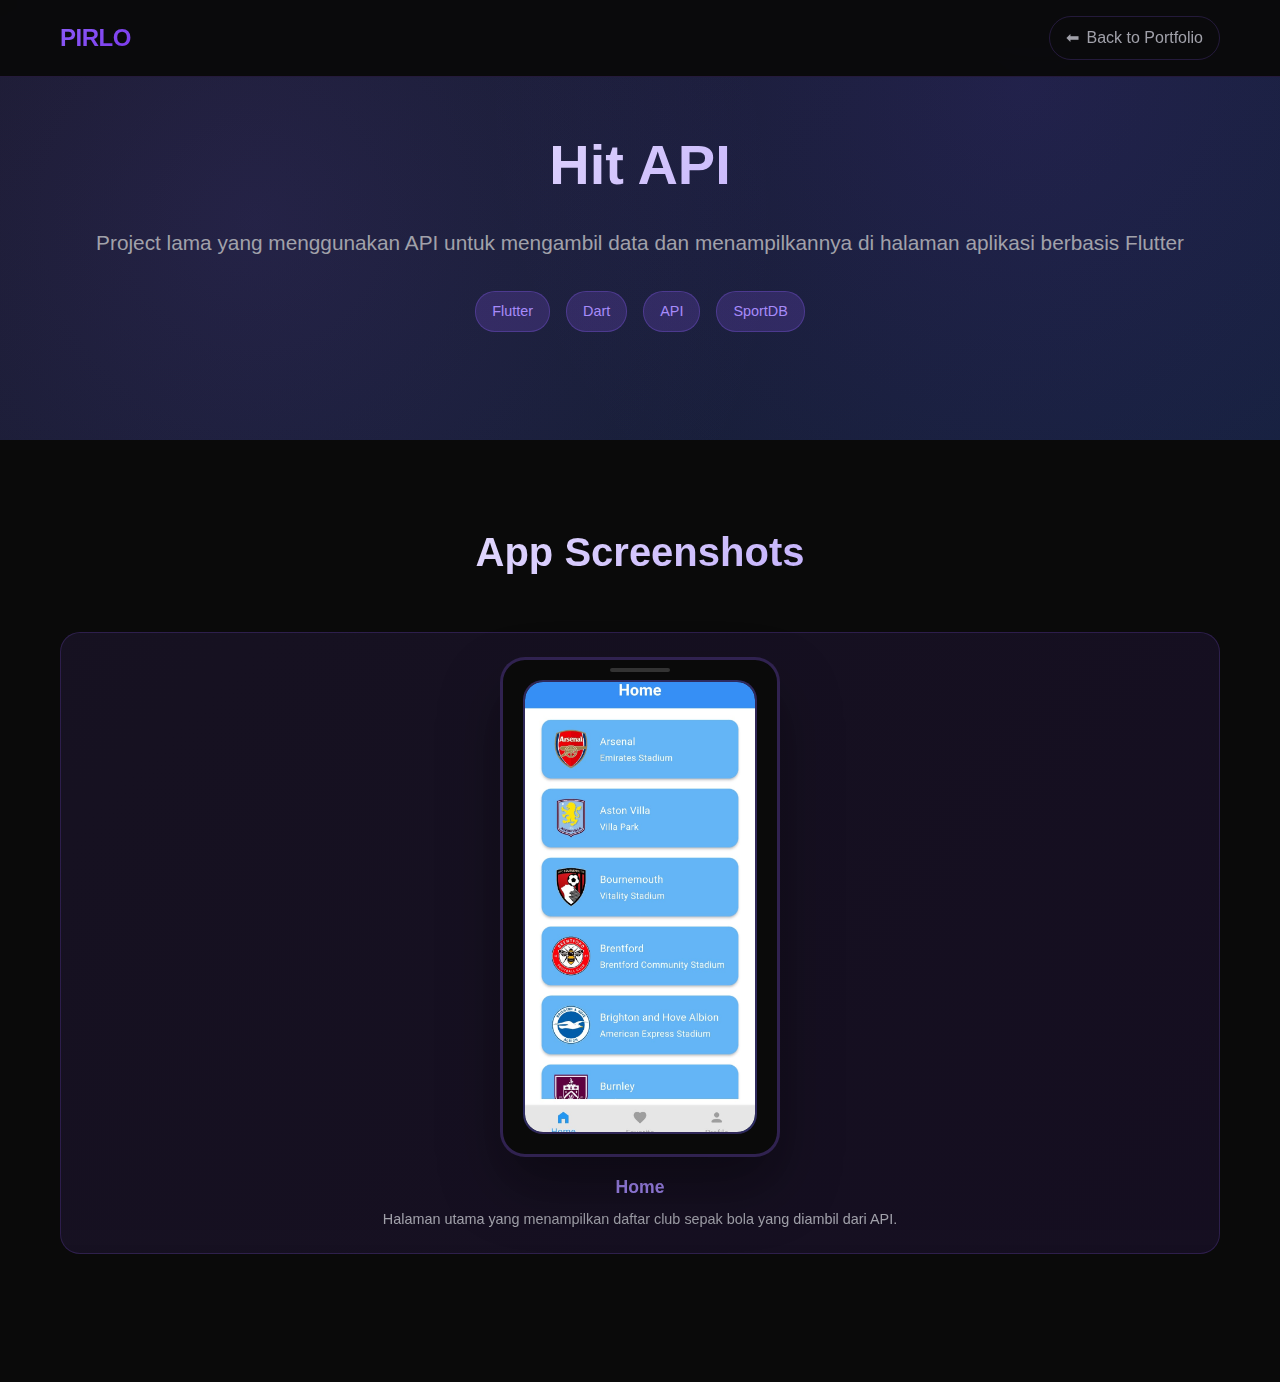
<file: sportdb-porto.html>
<!DOCTYPE html>
<html lang="id">

<head>
    <meta charset="UTF-8">
    <meta name="viewport" content="width=device-width, initial-scale=1.0">
    <title>Portfolio Detail - Mobile App | Ahmad Rizki</title>
    <style>
        * {
            margin: 0;
            padding: 0;
            box-sizing: border-box;
        }

        :root {
            --primary-bg: #0a0a0a;
            --secondary-bg: #1a1a2e;
            --tertiary-bg: #16213e;
            --accent-purple: #8b5cf6;
            --accent-purple-light: #a78bfa;
            --accent-purple-dark: #7c3aed;
            --text-white: #ffffff;
            --text-gray: #a1a1aa;
            --text-dark-gray: #71717a;
            --gradient-purple: linear-gradient(135deg, #8b5cf6 0%, #7c3aed 100%);
            --gradient-dark: linear-gradient(135deg, #1a1a2e 0%, #16213e 100%);
            --gradient-glow: linear-gradient(135deg, rgba(139, 92, 246, 0.1) 0%, rgba(124, 58, 237, 0.1) 100%);
        }

        body {
            font-family: 'Inter', -apple-system, BlinkMacSystemFont, 'Segoe UI', sans-serif;
            line-height: 1.6;
            color: var(--text-white);
            background: var(--primary-bg);
            overflow-x: hidden;
        }

        .container {
            max-width: 1200px;
            margin: 0 auto;
            padding: 0 20px;
        }

        /* Navigation */
        .navbar {
            position: fixed;
            top: 0;
            width: 100%;
            background: rgba(10, 10, 10, 0.95);
            backdrop-filter: blur(20px);
            border-bottom: 1px solid rgba(139, 92, 246, 0.2);
            z-index: 1000;
            transition: all 0.3s ease;
        }

        .nav-container {
            display: flex;
            justify-content: space-between;
            align-items: center;
            padding: 1rem 20px;
            max-width: 1200px;
            margin: 0 auto;
        }

        .logo {
            font-size: 1.5rem;
            font-weight: 700;
            background: var(--gradient-purple);
            -webkit-background-clip: text;
            -webkit-text-fill-color: transparent;
            background-clip: text;
            letter-spacing: -0.5px;
        }

        .back-btn {
            display: flex;
            align-items: center;
            gap: 0.5rem;
            color: var(--text-gray);
            text-decoration: none;
            transition: all 0.3s ease;
            padding: 0.5rem 1rem;
            border-radius: 25px;
            border: 1px solid rgba(139, 92, 246, 0.2);
        }

        .back-btn:hover {
            color: var(--text-white);
            background: rgba(139, 92, 246, 0.1);
            border-color: rgba(139, 92, 246, 0.4);
        }

        /* Header Section */
        .header {
            padding: 120px 0 60px;
            background: var(--gradient-dark);
            position: relative;
        }

        .header::before {
            content: '';
            position: absolute;
            top: 0;
            left: 0;
            right: 0;
            bottom: 0;
            background:
                radial-gradient(circle at 20% 50%, rgba(139, 92, 246, 0.1) 0%, transparent 50%),
                radial-gradient(circle at 80% 20%, rgba(124, 58, 237, 0.1) 0%, transparent 50%);
        }

        .header-content {
            position: relative;
            z-index: 2;
            text-align: center;
        }

        .header h1 {
            font-size: 3.5rem;
            font-weight: 800;
            background: linear-gradient(135deg, var(--text-white) 0%, var(--accent-purple-light) 100%);
            -webkit-background-clip: text;
            -webkit-text-fill-color: transparent;
            background-clip: text;
            margin-bottom: 1rem;
        }

        .header .subtitle {
            font-size: 1.3rem;
            color: var(--text-gray);
            margin-bottom: 2rem;
        }

        .tech-stack {
            display: flex;
            justify-content: center;
            flex-wrap: wrap;
            gap: 1rem;
            margin-bottom: 3rem;
        }

        .tech-tag {
            background: rgba(139, 92, 246, 0.2);
            color: var(--accent-purple-light);
            padding: 0.5rem 1rem;
            border-radius: 20px;
            font-size: 0.9rem;
            border: 1px solid rgba(139, 92, 246, 0.3);
        }

        /* Media Gallery */
        .media-section {
            padding: 80px 0;
        }

        .section-title {
            text-align: center;
            font-size: 2.5rem;
            margin-bottom: 3rem;
            font-weight: 700;
            background: linear-gradient(135deg, var(--text-white) 0%, var(--accent-purple-light) 100%);
            -webkit-background-clip: text;
            -webkit-text-fill-color: transparent;
            background-clip: text;
        }

        .screenshots-grid {
            display: grid;
            grid-template-columns: repeat(auto-fit, minmax(300px, 1fr));
            gap: 2rem;
            margin-bottom: 3rem;
        }

        .phone-frame {
            background: var(--gradient-glow);
            border: 1px solid rgba(139, 92, 246, 0.2);
            border-radius: 20px;
            padding: 1.5rem;
            backdrop-filter: blur(10px);
            transition: all 0.3s ease;
            height: fit-content;
        }

        .phone-frame:hover {
            transform: translateY(-5px);
            border-color: rgba(139, 92, 246, 0.4);
            box-shadow: 0 20px 40px rgba(139, 92, 246, 0.1);
        }

        .phone-mockup {
            width: 100%;
            max-width: 280px;
            height: 500px;
            background: var(--primary-bg);
            border-radius: 25px;
            padding: 20px;
            box-shadow: 0 30px 60px rgba(0, 0, 0, 0.4);
            border: 3px solid rgba(139, 92, 246, 0.3);
            position: relative;
            margin: 0 auto;
        }

        .phone-mockup::before {
            content: '';
            position: absolute;
            top: 8px;
            left: 50%;
            transform: translateX(-50%);
            width: 60px;
            height: 4px;
            background: #333;
            border-radius: 2px;
            z-index: 10;
        }

        .phone-screen {
            width: 100%;
            height: 100%;
            background: var(--gradient-dark);
            border-radius: 20px;
            border: 2px solid rgba(139, 92, 246, 0.2);
            overflow: hidden;
            position: relative;
        }

        .screen-image {
            width: 100%;
            height: 100%;
            object-fit: cover;
            border-radius: 18px;
        }

        .screen-placeholder {
            width: 100%;
            height: 100%;
            display: flex;
            flex-direction: column;
            align-items: center;
            justify-content: center;
            background: var(--gradient-dark);
            border-radius: 18px;
            text-align: center;
            padding: 2rem 1rem;
        }

        .screen-icon {
            font-size: 3rem;
            margin-bottom: 1rem;
            color: var(--accent-purple);
        }

        .screen-title {
            font-size: 1.2rem;
            font-weight: 600;
            color: var(--text-white);
            margin-bottom: 0.5rem;
        }

        .screen-subtitle {
            font-size: 0.9rem;
            color: var(--text-gray);
        }

        .screen-info {
            text-align: center;
            margin-top: 1rem;
            padding: 0 1rem;
        }

        .screen-info h3 {
            color: var(--accent-purple-light);
            margin-bottom: 0.5rem;
            font-size: 1.1rem;
        }

        .screen-info p {
            color: var(--text-gray);
            font-size: 0.9rem;
            line-height: 1.4;
        }

        .video-demo {
            background: var(--gradient-glow);
            border: 1px solid rgba(139, 92, 246, 0.2);
            border-radius: 20px;
            padding: 3rem 2rem;
            text-align: center;
            backdrop-filter: blur(10px);
            margin-top: 2rem;
            position: relative;
            overflow: hidden;
        }

        .video-demo::before {
            content: '';
            position: absolute;
            top: 0;
            left: -100%;
            width: 100%;
            height: 100%;
            background: linear-gradient(90deg, transparent, rgba(139, 92, 246, 0.1), transparent);
            animation: shimmer 3s infinite;
        }

        @keyframes shimmer {
            0% {
                left: -100%;
            }

            100% {
                left: 100%;
            }
        }

        .video-demo-content {
            position: relative;
            z-index: 2;
        }

        .video-demo-icon {
            font-size: 4rem;
            color: var(--accent-purple);
            margin-bottom: 1rem;
        }

        .video-demo-title {
            font-size: 1.5rem;
            font-weight: 600;
            color: var(--text-white);
            margin-bottom: 0.5rem;
        }

        .video-demo-subtitle {
            color: var(--text-gray);
            font-size: 1rem;
        }

        /* Description Section */
        .description-section {
            padding: 60px 0;
            background: var(--secondary-bg);
        }

        .description-grid {
            display: grid;
            grid-template-columns: repeat(auto-fit, minmax(350px, 1fr));
            gap: 2rem;
            margin-top: 3rem;
        }

        .description-card {
            background: var(--gradient-glow);
            border: 1px solid rgba(139, 92, 246, 0.2);
            padding: 2rem;
            border-radius: 20px;
            backdrop-filter: blur(10px);
            transition: all 0.3s ease;
        }

        .description-card:hover {
            transform: translateY(-5px);
            border-color: rgba(139, 92, 246, 0.4);
        }

        .description-card h3 {
            color: var(--accent-purple-light);
            margin-bottom: 1rem;
            font-size: 1.3rem;
        }

        .description-card p {
            color: var(--text-gray);
            line-height: 1.8;
        }

        /* Features List */
        .features-list {
            list-style: none;
            margin-top: 1rem;
        }

        .features-list li {
            color: var(--text-gray);
            margin-bottom: 0.5rem;
            display: flex;
            align-items: center;
            gap: 0.5rem;
        }

        .features-list li::before {
            content: '📱';
            font-size: 1rem;
        }

        /* Project Links */
        .project-links {
            padding: 60px 0;
            text-align: center;
        }

        .links-container {
            display: flex;
            justify-content: center;
            gap: 2rem;
            flex-wrap: wrap;
        }

        .project-link {
            background: var(--gradient-purple);
            color: var(--text-white);
            padding: 15px 30px;
            border-radius: 25px;
            text-decoration: none;
            display: flex;
            align-items: center;
            gap: 0.5rem;
            transition: all 0.3s ease;
            font-weight: 500;
        }

        .project-link:hover {
            transform: translateY(-3px);
            box-shadow: 0 15px 35px rgba(139, 92, 246, 0.4);
        }

        .project-link.secondary {
            background: transparent;
            border: 2px solid var(--accent-purple);
            color: var(--accent-purple);
        }

        .project-link.secondary:hover {
            background: var(--accent-purple);
            color: var(--text-white);
        }

        /* Footer */
        .footer {
            background: var(--primary-bg);
            border-top: 1px solid rgba(139, 92, 246, 0.2);
            text-align: center;
            padding: 2rem 0;
            clear: both;
            width: 100%;
        }

        .footer p {
            color: var(--text-gray);
        }

        /* Responsive */
        @media (max-width: 768px) {
            .header h1 {
                font-size: 2.5rem;
            }

            .screenshots-grid {
                grid-template-columns: 1fr;
                gap: 1.5rem;
            }

            .phone-mockup {
                max-width: 250px;
                height: 450px;
            }

            .description-grid {
                grid-template-columns: 1fr;
            }

            .links-container {
                flex-direction: column;
                align-items: center;
            }

            .tech-stack {
                justify-content: center;
            }
        }

        @media (max-width: 480px) {
            .phone-mockup {
                max-width: 220px;
                height: 400px;
            }
        }
    </style>
</head>

<body>
    <!-- Navigation -->
    <nav class="navbar">
        <div class="nav-container">
            <div class="logo">PIRLO</div>
            <a href="index.html" class="back-btn">
                <span>⬅</span>
                Back to Portfolio
            </a>
        </div>
    </nav>

    <!-- Header -->
    <section class="header">
        <div class="container">
            <div class="header-content">
                <h1>Hit API</h1>
                <p class="subtitle">Project lama yang menggunakan API untuk mengambil data dan menampilkannya di halaman
                    aplikasi berbasis Flutter</p>
                <div class="tech-stack">
                    <span class="tech-tag">Flutter</span>
                    <span class="tech-tag">Dart</span>
                    <span class="tech-tag">API</span>
                    <span class="tech-tag">SportDB</span>
                </div>
            </div>
        </div>
    </section>

    <!-- Media Gallery -->
    <section class="media-section">
        <div class="container">
            <h2 class="section-title">App Screenshots</h2>
            <div class="screenshots-grid">
                <div class="phone-frame">
                    <div class="phone-mockup">
                        <div class="phone-screen">
                            <img src="gambar/apilearn.jpg" alt="JosGandos Home Screen" class="screen-image"
                                style="background: url('data:image/svg+xml,<svg xmlns=&quot;http://www.w3.org/2000/svg&quot; viewBox=&quot;0 0 375 812&quot;><rect width=&quot;375&quot; height=&quot;812&quot; fill=&quot;%23f8f9fa&quot;/><rect x=&quot;20&quot; y=&quot;60&quot; width=&quot;120&quot; height=&quot;30&quot; fill=&quot;%23000&quot; rx=&quot;4&quot;/><rect x=&quot;280&quot; y=&quot;60&quot; width=&quot;40&quot; height=&quot;30&quot; fill=&quot;%235394fd&quot; rx=&quot;8&quot;/><rect x=&quot;20&quot; y=&quot;120&quot; width=&quot;335&quot; height=&quot;40&quot; fill=&quot;%23e9ecef&quot; rx=&quot;20&quot;/><text x=&quot;50&quot; y=&quot;145&quot; fill=&quot;%23868e96&quot; font-size=&quot;14&quot;>Cari Makanan...</text><text x=&quot;20&quot; y=&quot;200&quot; fill=&quot;%23000&quot; font-size=&quot;20&quot; font-weight=&quot;bold&quot;>Tempat Makan Terdekat</text><rect x=&quot;20&quot; y=&quot;220&quot; width=&quot;160&quot; height=&quot;120&quot; fill=&quot;%23fff&quot; rx=&quot;12&quot; stroke=&quot;%23e9ecef&quot;/><circle cx=&quot;100&quot; cy=&quot;260&quot; r=&quot;25&quot; fill=&quot;%2300704A&quot;/><text x=&quot;100&quot; y=&quot;265&quot; text-anchor=&quot;middle&quot; fill=&quot;white&quot; font-size=&quot;10&quot;>S</text><text x=&quot;20&quot; y=&quot;360&quot; fill=&quot;%23000&quot; font-size=&quot;16&quot; font-weight=&quot;bold&quot;>Starbuck Borobudur</text><rect x=&quot;195&quot; y=&quot;220&quot; width=&quot;160&quot; height=&quot;120&quot; fill=&quot;%23fff&quot; rx=&quot;12&quot; stroke=&quot;%23e9ecef&quot;/><text x=&quot;275&quot; y=&quot;270&quot; text-anchor=&quot;middle&quot; fill=&quot;%23000&quot; font-size=&quot;14&quot;>🍽️</text><text x=&quot;195&quot; y=&quot;360&quot; fill=&quot;%23000&quot; font-size=&quot;16&quot; font-weight=&quot;bold&quot;>Cafe ABC</text><text x=&quot;20&quot; y=&quot;400&quot; fill=&quot;%23000&quot; font-size=&quot;20&quot; font-weight=&quot;bold&quot;>Rekomendasi Makanan</text><rect x=&quot;20&quot; y=&quot;420&quot; width=&quot;335&quot; height=&quot;100&quot; fill=&quot;%23fff&quot; rx=&quot;12&quot; stroke=&quot;%23e9ecef&quot;/><circle cx=&quot;70&quot; cy=&quot;470&quot; r=&quot;30&quot; fill=&quot;%23fd7e14&quot;/><text x=&quot;120&quot; y=&quot;455&quot; fill=&quot;%23000&quot; font-size=&quot;16&quot; font-weight=&quot;bold&quot;>Bubur Ayam ...</text><text x=&quot;120&quot; y=&quot;475&quot; fill=&quot;%23868e96&quot; font-size=&quot;12&quot;>Porridge, Rice, Chicken</text><text x=&quot;120&quot; y=&quot;495&quot; fill=&quot;%235394fd&quot; font-size=&quot;16&quot; font-weight=&quot;bold&quot;>Rp 10000</text><rect x=&quot;290&quot; y=&quot;435&quot; width=&quot;20&quot; height=&quot;15&quot; fill=&quot;%23fd7e14&quot; rx=&quot;8&quot;/><text x=&quot;300&quot; y=&quot;445&quot; text-anchor=&quot;middle&quot; fill=&quot;white&quot; font-size=&quot;8&quot;>BS</text></svg>') center/cover;" />
                        </div>
                    </div>
                    <div class="screen-info">
                        <h3>Home</h3>
                        <p>Halaman utama yang menampilkan daftar club sepak bola yang diambil dari API.</p>
                    </div>
                </div>
</file>
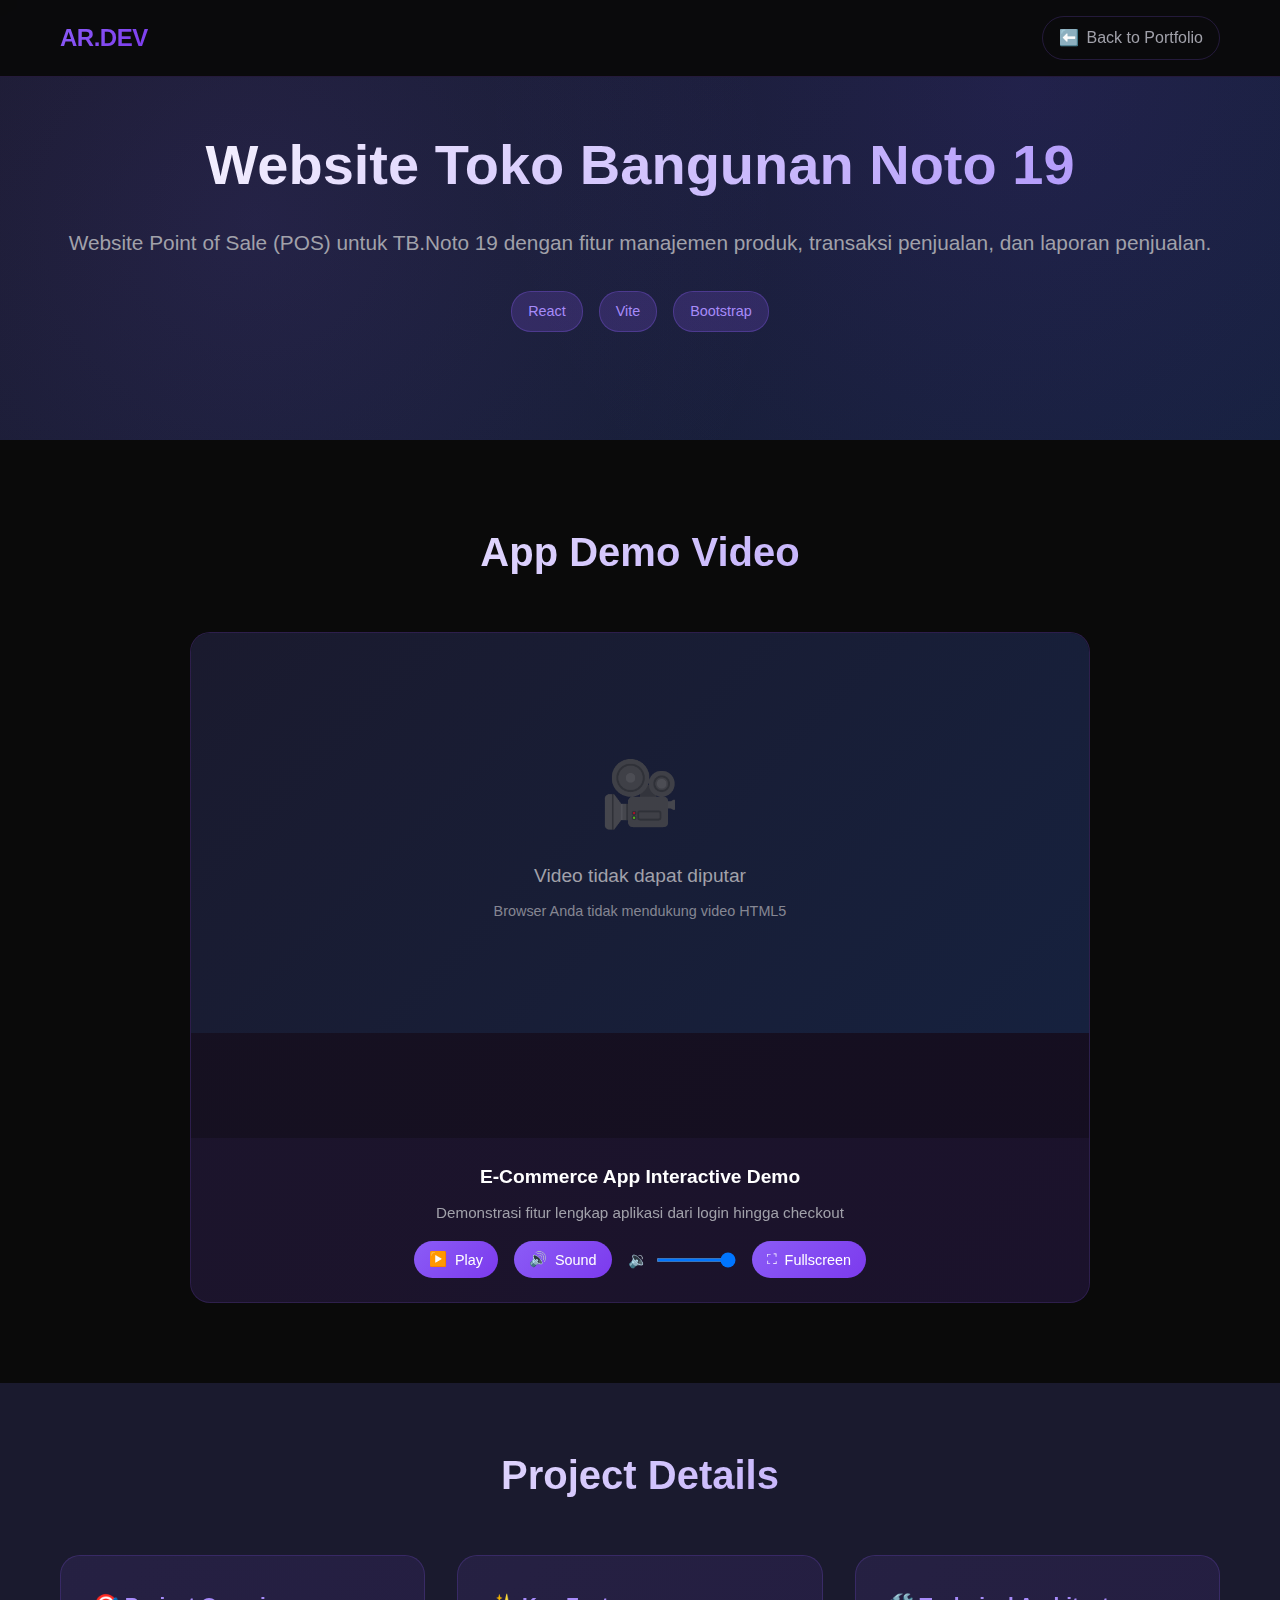
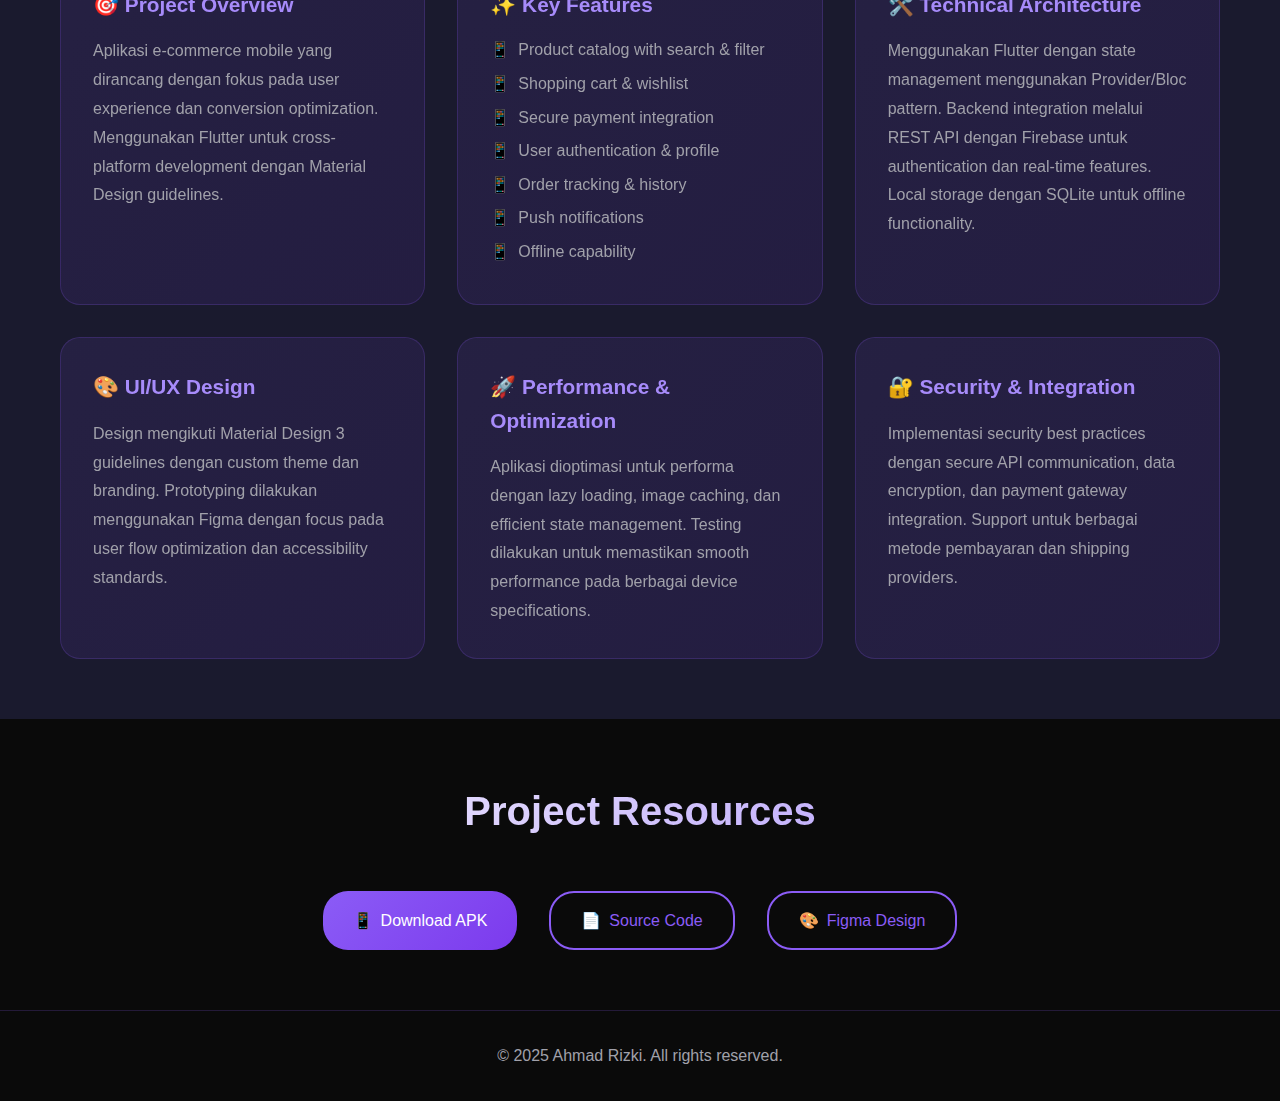
<file: website-porto.html>
<!DOCTYPE html>
<html lang="id">
<head>
    <meta charset="UTF-8">
    <meta name="viewport" content="width=device-width, initial-scale=1.0">
    <title>Portfolio Detail - Mobile App | Ahmad Rizki</title>
    <style>
        * {
            margin: 0;
            padding: 0;
            box-sizing: border-box;
        }

        :root {
            --primary-bg: #0a0a0a;
            --secondary-bg: #1a1a2e;
            --tertiary-bg: #16213e;
            --accent-purple: #8b5cf6;
            --accent-purple-light: #a78bfa;
            --accent-purple-dark: #7c3aed;
            --text-white: #ffffff;
            --text-gray: #a1a1aa;
            --text-dark-gray: #71717a;
            --gradient-purple: linear-gradient(135deg, #8b5cf6 0%, #7c3aed 100%);
            --gradient-dark: linear-gradient(135deg, #1a1a2e 0%, #16213e 100%);
            --gradient-glow: linear-gradient(135deg, rgba(139, 92, 246, 0.1) 0%, rgba(124, 58, 237, 0.1) 100%);
        }

        body {
            font-family: 'Inter', -apple-system, BlinkMacSystemFont, 'Segoe UI', sans-serif;
            line-height: 1.6;
            color: var(--text-white);
            background: var(--primary-bg);
            overflow-x: hidden;
        }

        .container {
            max-width: 1200px;
            margin: 0 auto;
            padding: 0 20px;
        }

        /* Navigation */
        .navbar {
            position: fixed;
            top: 0;
            width: 100%;
            background: rgba(10, 10, 10, 0.95);
            backdrop-filter: blur(20px);
            border-bottom: 1px solid rgba(139, 92, 246, 0.2);
            z-index: 1000;
            transition: all 0.3s ease;
        }

        .nav-container {
            display: flex;
            justify-content: space-between;
            align-items: center;
            padding: 1rem 20px;
            max-width: 1200px;
            margin: 0 auto;
        }

        .logo {
            font-size: 1.5rem;
            font-weight: 700;
            background: var(--gradient-purple);
            -webkit-background-clip: text;
            -webkit-text-fill-color: transparent;
            background-clip: text;
            letter-spacing: -0.5px;
        }

        .back-btn {
            display: flex;
            align-items: center;
            gap: 0.5rem;
            color: var(--text-gray);
            text-decoration: none;
            transition: all 0.3s ease;
            padding: 0.5rem 1rem;
            border-radius: 25px;
            border: 1px solid rgba(139, 92, 246, 0.2);
        }

        .back-btn:hover {
            color: var(--text-white);
            background: rgba(139, 92, 246, 0.1);
            border-color: rgba(139, 92, 246, 0.4);
        }

        /* Header Section */
        .header {
            padding: 120px 0 60px;
            background: var(--gradient-dark);
            position: relative;
        }

        .header::before {
            content: '';
            position: absolute;
            top: 0;
            left: 0;
            right: 0;
            bottom: 0;
            background: 
                radial-gradient(circle at 20% 50%, rgba(139, 92, 246, 0.1) 0%, transparent 50%),
                radial-gradient(circle at 80% 20%, rgba(124, 58, 237, 0.1) 0%, transparent 50%);
        }

        .header-content {
            position: relative;
            z-index: 2;
            text-align: center;
        }

        .header h1 {
            font-size: 3.5rem;
            font-weight: 800;
            background: linear-gradient(135deg, var(--text-white) 0%, var(--accent-purple-light) 100%);
            -webkit-background-clip: text;
            -webkit-text-fill-color: transparent;
            background-clip: text;
            margin-bottom: 1rem;
        }

        .header .subtitle {
            font-size: 1.3rem;
            color: var(--text-gray);
            margin-bottom: 2rem;
        }

        .tech-stack {
            display: flex;
            justify-content: center;
            flex-wrap: wrap;
            gap: 1rem;
            margin-bottom: 3rem;
        }

        .tech-tag {
            background: rgba(139, 92, 246, 0.2);
            color: var(--accent-purple-light);
            padding: 0.5rem 1rem;
            border-radius: 20px;
            font-size: 0.9rem;
            border: 1px solid rgba(139, 92, 246, 0.3);
        }

        /* Video Section */
        .video-section {
            padding: 80px 0;
        }

        .section-title {
            text-align: center;
            font-size: 2.5rem;
            margin-bottom: 3rem;
            font-weight: 700;
            background: linear-gradient(135deg, var(--text-white) 0%, var(--accent-purple-light) 100%);
            -webkit-background-clip: text;
            -webkit-text-fill-color: transparent;
            background-clip: text;
        }

        .video-container {
            background: var(--gradient-glow);
            border: 1px solid rgba(139, 92, 246, 0.2);
            border-radius: 20px;
            overflow: hidden;
            backdrop-filter: blur(10px);
            position: relative;
            margin: 0 auto;
            max-width: 900px;
        }

        .video-wrapper {
            position: relative;
            padding-bottom: 56.25%; /* 16:9 aspect ratio */
            height: 0;
            overflow: hidden;
        }

        .video-wrapper video {
            position: absolute;
            top: 0;
            left: 0;
            width: 100%;
            height: 100%;
            object-fit: cover;
            border-radius: 15px;
        }

        .video-controls {
            padding: 1.5rem;
            background: rgba(139, 92, 246, 0.05);
            text-align: center;
        }

        .video-title {
            color: var(--text-white);
            font-size: 1.2rem;
            font-weight: 600;
            margin-bottom: 0.5rem;
        }

        .video-description {
            color: var(--text-gray);
            font-size: 0.95rem;
        }

        /* Custom video controls */
        .custom-controls {
            display: flex;
            align-items: center;
            justify-content: center;
            gap: 1rem;
            margin-top: 1rem;
            flex-wrap: wrap;
        }

        .control-btn {
            background: var(--gradient-purple);
            color: var(--text-white);
            border: none;
            padding: 10px 15px;
            border-radius: 20px;
            cursor: pointer;
            transition: all 0.3s ease;
            display: flex;
            align-items: center;
            gap: 0.5rem;
            font-size: 0.9rem;
        }

        .control-btn:hover {
            transform: translateY(-2px);
            box-shadow: 0 8px 20px rgba(139, 92, 246, 0.4);
        }

        .volume-control {
            display: flex;
            align-items: center;
            gap: 0.5rem;
        }

        .volume-slider {
            width: 80px;
            height: 4px;
            border-radius: 2px;
            background: rgba(139, 92, 246, 0.3);
            outline: none;
            /* -webkit-appearance: none; */
        }

        .volume-slider::-webkit-slider-thumb {
            -webkit-appearance: none;
            width: 16px;
            height: 16px;
            border-radius: 50%;
            background: var(--accent-purple);
            cursor: pointer;
        }

        /* Placeholder for when video is not available */
        .video-placeholder {
            display: flex;
            flex-direction: column;
            align-items: center;
            justify-content: center;
            min-height: 400px;
            background: var(--gradient-dark);
            color: var(--text-gray);
            text-align: center;
            padding: 2rem;
        }

        .video-placeholder .placeholder-icon {
            font-size: 4rem;
            margin-bottom: 1rem;
            opacity: 0.7;
        }

        .video-placeholder .placeholder-text {
            font-size: 1.2rem;
            margin-bottom: 0.5rem;
        }

        .video-placeholder .placeholder-subtext {
            font-size: 0.9rem;
            opacity: 0.8;
        }

        /* Description Section */
        .description-section {
            padding: 60px 0;
            background: var(--secondary-bg);
        }

        .description-grid {
            display: grid;
            grid-template-columns: repeat(auto-fit, minmax(350px, 1fr));
            gap: 2rem;
            margin-top: 3rem;
        }

        .description-card {
            background: var(--gradient-glow);
            border: 1px solid rgba(139, 92, 246, 0.2);
            padding: 2rem;
            border-radius: 20px;
            backdrop-filter: blur(10px);
            transition: all 0.3s ease;
        }

        .description-card:hover {
            transform: translateY(-5px);
            border-color: rgba(139, 92, 246, 0.4);
        }

        .description-card h3 {
            color: var(--accent-purple-light);
            margin-bottom: 1rem;
            font-size: 1.3rem;
        }

        .description-card p {
            color: var(--text-gray);
            line-height: 1.8;
        }

        /* Features List */
        .features-list {
            list-style: none;
            margin-top: 1rem;
        }

        .features-list li {
            color: var(--text-gray);
            margin-bottom: 0.5rem;
            display: flex;
            align-items: center;
            gap: 0.5rem;
        }

        .features-list li::before {
            content: '📱';
            font-size: 1rem;
        }

        /* Project Links */
        .project-links {
            padding: 60px 0;
            text-align: center;
        }

        .links-container {
            display: flex;
            justify-content: center;
            gap: 2rem;
            flex-wrap: wrap;
        }

        .project-link {
            background: var(--gradient-purple);
            color: var(--text-white);
            padding: 15px 30px;
            border-radius: 25px;
            text-decoration: none;
            display: flex;
            align-items: center;
            gap: 0.5rem;
            transition: all 0.3s ease;
            font-weight: 500;
        }

        .project-link:hover {
            transform: translateY(-3px);
            box-shadow: 0 15px 35px rgba(139, 92, 246, 0.4);
        }

        .project-link.secondary {
            background: transparent;
            border: 2px solid var(--accent-purple);
            color: var(--accent-purple);
        }

        .project-link.secondary:hover {
            background: var(--accent-purple);
            color: var(--text-white);
        }

        /* Footer */
        .footer {
            background: var(--primary-bg);
            border-top: 1px solid rgba(139, 92, 246, 0.2);
            text-align: center;
            padding: 2rem 0;
        }

        .footer p {
            color: var(--text-gray);
        }

        /* Responsive */
        @media (max-width: 768px) {
            .header h1 {
                font-size: 2.5rem;
            }

            .video-wrapper {
                padding-bottom: 75%; /* More square ratio for mobile */
            }

            .custom-controls {
                flex-direction: column;
                gap: 0.5rem;
            }

            .description-grid {
                grid-template-columns: 1fr;
            }

            .links-container {
                flex-direction: column;
                align-items: center;
            }

            .tech-stack {
                justify-content: center;
            }
        }
    </style>
</head>
<body>
    <!-- Navigation -->
    <nav class="navbar">
        <div class="nav-container">
            <div class="logo">AR.DEV</div>
            <a href="index.html" class="back-btn">
                <span>⬅️</span>
                Back to Portfolio
            </a>
        </div>
    </nav>

    <!-- Header -->
    <section class="header">
        <div class="container">
            <div class="header-content">
                <h1>Website Toko Bangunan Noto 19</h1>
                <p class="subtitle">Website Point of Sale (POS) untuk TB.Noto 19 dengan fitur manajemen produk, transaksi penjualan, dan laporan penjualan.</p>
                <div class="tech-stack">
                    <span class="tech-tag">React</span>
                    <span class="tech-tag">Vite</span>
                    <span class="tech-tag">Bootstrap</span>
                </div>
            </div>
        </div>
    </section>

    <!-- Video Section -->
    <section class="video-section">
        <div class="container">
            <h2 class="section-title">App Demo Video</h2>
            <div class="video-container">
                <div class="video-wrapper">
                    <!-- Replace with your actual video file -->
                        <source src="" type="video/mp4">
                        <!-- Fallback for browsers that don't support video -->
                        <div class="video-placeholder">
                            <div class="placeholder-icon">🎥</div>
                            <div class="placeholder-text">Video tidak dapat diputar</div>
                            <div class="placeholder-subtext">Browser Anda tidak mendukung video HTML5</div>
                        </div>
                    </video>
                </div>
                
                <div class="video-controls">
                    <div class="video-title">E-Commerce App Interactive Demo</div>
                    <div class="video-description">Demonstrasi fitur lengkap aplikasi dari login hingga checkout</div>
                    
                    <div class="custom-controls">
                        <button class="control-btn" onclick="togglePlayPause()">
                            <span id="playIcon">▶️</span>
                            <span id="playText">Play</span>
                        </button>
                        
                        <button class="control-btn" onclick="toggleMute()">
                            <span id="muteIcon">🔊</span>
                            <span id="muteText">Sound</span>
                        </button>
                        
                        <div class="volume-control">
                            <span>🔉</span>
                            <input type="range" class="volume-slider" id="volumeSlider" min="0" max="1" step="0.1" value="1" onchange="changeVolume()">
                        </div>
                        
                        <button class="control-btn" onclick="toggleFullscreen()">
                            <span>⛶</span>
                            Fullscreen
                        </button>
                    </div>
                </div>
            </div>
        </div>
    </section>

    <!-- Description -->
    <section class="description-section">
        <div class="container">
            <h2 class="section-title">Project Details</h2>
            <div class="description-grid">
                <div class="description-card">
                    <h3>🎯 Project Overview</h3>
                    <p>Aplikasi e-commerce mobile yang dirancang dengan fokus pada user experience dan conversion optimization. Menggunakan Flutter untuk cross-platform development dengan Material Design guidelines.</p>
                </div>
                
                <div class="description-card">
                    <h3>✨ Key Features</h3>
                    <ul class="features-list">
                        <li>Product catalog with search & filter</li>
                        <li>Shopping cart & wishlist</li>
                        <li>Secure payment integration</li>
                        <li>User authentication & profile</li>
                        <li>Order tracking & history</li>
                        <li>Push notifications</li>
                        <li>Offline capability</li>
                    </ul>
                </div>
                
                <div class="description-card">
                    <h3>🛠️ Technical Architecture</h3>
                    <p>Menggunakan Flutter dengan state management menggunakan Provider/Bloc pattern. Backend integration melalui REST API dengan Firebase untuk authentication dan real-time features. Local storage dengan SQLite untuk offline functionality.</p>
                </div>
                
                <div class="description-card">
                    <h3>🎨 UI/UX Design</h3>
                    <p>Design mengikuti Material Design 3 guidelines dengan custom theme dan branding. Prototyping dilakukan menggunakan Figma dengan focus pada user flow optimization dan accessibility standards.</p>
                </div>
                
                <div class="description-card">
                    <h3>🚀 Performance & Optimization</h3>
                    <p>Aplikasi dioptimasi untuk performa dengan lazy loading, image caching, dan efficient state management. Testing dilakukan untuk memastikan smooth performance pada berbagai device specifications.</p>
                </div>
                
                <div class="description-card">
                    <h3>🔐 Security & Integration</h3>
                    <p>Implementasi security best practices dengan secure API communication, data encryption, dan payment gateway integration. Support untuk berbagai metode pembayaran dan shipping providers.</p>
                </div>
            </div>
        </div>
    </section>

    <!-- Project Links -->
    <section class="project-links">
        <div class="container">
            <h2 class="section-title">Project Resources</h2>
            <div class="links-container">
                <a href="#" class="project-link">
                    <span>📱</span>
                    Download APK
                </a>
                <a href="#" class="project-link secondary">
                    <span>📄</span>
                    Source Code
                </a>
                <a href="#" class="project-link secondary">
                    <span>🎨</span>
                    Figma Design
                </a>
            </div>
        </div>
    </section>

    <!-- Footer -->
    <footer class="footer">
        <div class="container">
            <p>&copy; 2025 Ahmad Rizki. All rights reserved.</p>
        </div>
    </footer>

    <script>
        const video = document.getElementById('demoVideo');
        const playIcon = document.getElementById('playIcon');
        const playText = document.getElementById('playText');
        const muteIcon = document.getElementById('muteIcon');
        const muteText = document.getElementById('muteText');
        const volumeSlider = document.getElementById('volumeSlider');

        function togglePlayPause() {
            if (video.paused) {
                video.play();
                playIcon.textContent = '⏸️';
                playText.textContent = 'Pause';
            } else {
                video.pause();
                playIcon.textContent = '▶️';
                playText.textContent = 'Play';
            }
        }

        function toggleMute() {
            if (video.muted) {
                video.muted = false;
                muteIcon.textContent = '🔊';
                muteText.textContent = 'Sound';
                volumeSlider.value = video.volume;
            } else {
                video.muted = true;
                muteIcon.textContent = '🔇';
                muteText.textContent = 'Muted';
            }
        }

        function changeVolume() {
            video.volume = volumeSlider.value;
            video.muted = false;
            
            if (video.volume === 0) {
                muteIcon.textContent = '🔇';
                muteText.textContent = 'Muted';
            } else {
                muteIcon.textContent = '🔊';
                muteText.textContent = 'Sound';
            }
        }

        function toggleFullscreen() {
            if (video.requestFullscreen) {
                video.requestFullscreen();
            } else if (video.webkitRequestFullscreen) {
                video.webkitRequestFullscreen();
            } else if (video.mozRequestFullScreen) {
                video.mozRequestFullScreen();
            } else if (video.msRequestFullscreen) {
                video.msRequestFullscreen();
            }
        }

        // Video event listeners
        video.addEventListener('ended', () => {
            playIcon.textContent = '▶️';
            playText.textContent = 'Play';
        });

        video.addEventListener('loadstart', () => {
            console.log('Video loading started');
        });

        video.addEventListener('error', (e) => {
            console.log('Video error:', e);
            // Show placeholder if video fails to load
            const videoWrapper = document.querySelector('.video-wrapper');
            videoWrapper.innerHTML = `
                <div class="video-placeholder">
                    <div class="placeholder-icon">🎥</div>
                    <div class="placeholder-text">Video tidak dapat dimuat</div>
                    <div class="placeholder-subtext">Silakan periksa path file video Anda</div>
                </div>
            `;
        });

        // Keyboard shortcuts
        document.addEventListener('keydown', (e) => {
            if (e.target.tagName.toLowerCase() !== 'input') {
                switch(e.code) {
                    case 'Space':
                        e.preventDefault();
                        togglePlayPause();
                        break;
                    case 'KeyM':
                        toggleMute();
                        break;
                    case 'KeyF':
                        toggleFullscreen();
                        break;
                }
            }
        });

        // Smooth fade in animation on load
        window.addEventListener('load', () => {
            document.body.style.opacity = '0';
            document.body.style.transition = 'opacity 0.5s ease';
            setTimeout(() => {
                document.body.style.opacity = '1';
            }, 100);
        });
    </script>
</body>
</html>
</file>
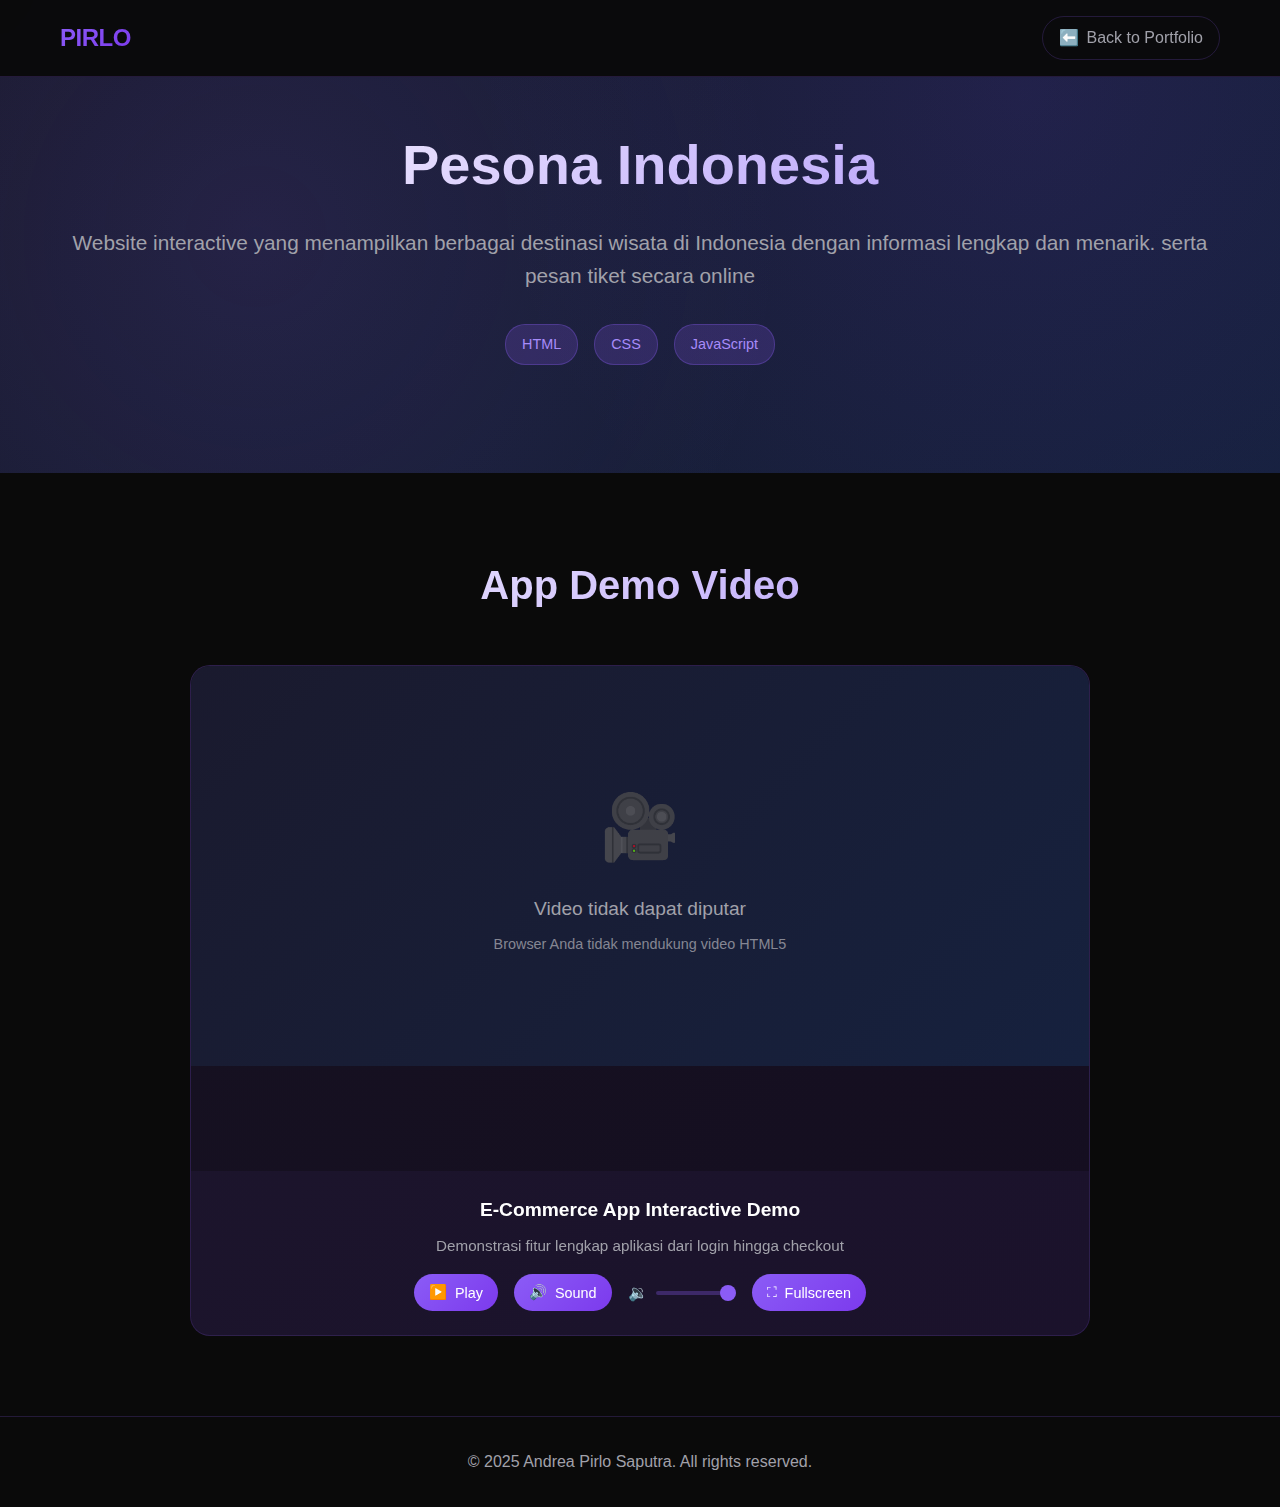
<file: wisataIndonesia.html>
<!DOCTYPE html>
<html lang="id">

<head>
    <meta charset="UTF-8">
    <meta name="viewport" content="width=device-width, initial-scale=1.0">
    <title>Portfolio Detail - Mobile App | Ahmad Rizki</title>
    <style>
        * {
            margin: 0;
            padding: 0;
            box-sizing: border-box;
        }

        :root {
            --primary-bg: #0a0a0a;
            --secondary-bg: #1a1a2e;
            --tertiary-bg: #16213e;
            --accent-purple: #8b5cf6;
            --accent-purple-light: #a78bfa;
            --accent-purple-dark: #7c3aed;
            --text-white: #ffffff;
            --text-gray: #a1a1aa;
            --text-dark-gray: #71717a;
            --gradient-purple: linear-gradient(135deg, #8b5cf6 0%, #7c3aed 100%);
            --gradient-dark: linear-gradient(135deg, #1a1a2e 0%, #16213e 100%);
            --gradient-glow: linear-gradient(135deg, rgba(139, 92, 246, 0.1) 0%, rgba(124, 58, 237, 0.1) 100%);
        }

        body {
            font-family: 'Inter', -apple-system, BlinkMacSystemFont, 'Segoe UI', sans-serif;
            line-height: 1.6;
            color: var(--text-white);
            background: var(--primary-bg);
            overflow-x: hidden;
        }

        .container {
            max-width: 1200px;
            margin: 0 auto;
            padding: 0 20px;
        }

        /* Navigation */
        .navbar {
            position: fixed;
            top: 0;
            width: 100%;
            background: rgba(10, 10, 10, 0.95);
            backdrop-filter: blur(20px);
            border-bottom: 1px solid rgba(139, 92, 246, 0.2);
            z-index: 1000;
            transition: all 0.3s ease;
        }

        .nav-container {
            display: flex;
            justify-content: space-between;
            align-items: center;
            padding: 1rem 20px;
            max-width: 1200px;
            margin: 0 auto;
        }

        .logo {
            font-size: 1.5rem;
            font-weight: 700;
            background: var(--gradient-purple);
            -webkit-background-clip: text;
            -webkit-text-fill-color: transparent;
            background-clip: text;
            letter-spacing: -0.5px;
        }

        .back-btn {
            display: flex;
            align-items: center;
            gap: 0.5rem;
            color: var(--text-gray);
            text-decoration: none;
            transition: all 0.3s ease;
            padding: 0.5rem 1rem;
            border-radius: 25px;
            border: 1px solid rgba(139, 92, 246, 0.2);
        }

        .back-btn:hover {
            color: var(--text-white);
            background: rgba(139, 92, 246, 0.1);
            border-color: rgba(139, 92, 246, 0.4);
        }

        /* Header Section */
        .header {
            padding: 120px 0 60px;
            background: var(--gradient-dark);
            position: relative;
        }

        .header::before {
            content: '';
            position: absolute;
            top: 0;
            left: 0;
            right: 0;
            bottom: 0;
            background:
                radial-gradient(circle at 20% 50%, rgba(139, 92, 246, 0.1) 0%, transparent 50%),
                radial-gradient(circle at 80% 20%, rgba(124, 58, 237, 0.1) 0%, transparent 50%);
        }

        .header-content {
            position: relative;
            z-index: 2;
            text-align: center;
        }

        .header h1 {
            font-size: 3.5rem;
            font-weight: 800;
            background: linear-gradient(135deg, var(--text-white) 0%, var(--accent-purple-light) 100%);
            -webkit-background-clip: text;
            -webkit-text-fill-color: transparent;
            background-clip: text;
            margin-bottom: 1rem;
        }

        .header .subtitle {
            font-size: 1.3rem;
            color: var(--text-gray);
            margin-bottom: 2rem;
        }

        .tech-stack {
            display: flex;
            justify-content: center;
            flex-wrap: wrap;
            gap: 1rem;
            margin-bottom: 3rem;
        }

        .tech-tag {
            background: rgba(139, 92, 246, 0.2);
            color: var(--accent-purple-light);
            padding: 0.5rem 1rem;
            border-radius: 20px;
            font-size: 0.9rem;
            border: 1px solid rgba(139, 92, 246, 0.3);
        }

        /* Video Section */
        .video-section {
            padding: 80px 0;
        }

        .section-title {
            text-align: center;
            font-size: 2.5rem;
            margin-bottom: 3rem;
            font-weight: 700;
            background: linear-gradient(135deg, var(--text-white) 0%, var(--accent-purple-light) 100%);
            -webkit-background-clip: text;
            -webkit-text-fill-color: transparent;
            background-clip: text;
        }

        .video-container {
            background: var(--gradient-glow);
            border: 1px solid rgba(139, 92, 246, 0.2);
            border-radius: 20px;
            overflow: hidden;
            backdrop-filter: blur(10px);
            position: relative;
            margin: 0 auto;
            max-width: 900px;
        }

        .video-wrapper {
            position: relative;
            padding-bottom: 56.25%;
            /* 16:9 aspect ratio */
            height: 0;
            overflow: hidden;
        }

        .video-wrapper video {
            position: absolute;
            top: 0;
            left: 0;
            width: 100%;
            height: 100%;
            object-fit: cover;
            border-radius: 15px;
        }

        .video-controls {
            padding: 1.5rem;
            background: rgba(139, 92, 246, 0.05);
            text-align: center;
        }

        .video-title {
            color: var(--text-white);
            font-size: 1.2rem;
            font-weight: 600;
            margin-bottom: 0.5rem;
        }

        .video-description {
            color: var(--text-gray);
            font-size: 0.95rem;
        }

        /* Custom video controls */
        .custom-controls {
            display: flex;
            align-items: center;
            justify-content: center;
            gap: 1rem;
            margin-top: 1rem;
            flex-wrap: wrap;
        }

        .control-btn {
            background: var(--gradient-purple);
            color: var(--text-white);
            border: none;
            padding: 10px 15px;
            border-radius: 20px;
            cursor: pointer;
            transition: all 0.3s ease;
            display: flex;
            align-items: center;
            gap: 0.5rem;
            font-size: 0.9rem;
        }

        .control-btn:hover {
            transform: translateY(-2px);
            box-shadow: 0 8px 20px rgba(139, 92, 246, 0.4);
        }

        .volume-control {
            display: flex;
            align-items: center;
            gap: 0.5rem;
        }

        .volume-slider {
            width: 80px;
            height: 4px;
            border-radius: 2px;
            background: rgba(139, 92, 246, 0.3);
            outline: none;
            -webkit-appearance: none;
        }

        .volume-slider::-webkit-slider-thumb {
            -webkit-appearance: none;
            width: 16px;
            height: 16px;
            border-radius: 50%;
            background: var(--accent-purple);
            cursor: pointer;
        }

        /* Placeholder for when video is not available */
        .video-placeholder {
            display: flex;
            flex-direction: column;
            align-items: center;
            justify-content: center;
            min-height: 400px;
            background: var(--gradient-dark);
            color: var(--text-gray);
            text-align: center;
            padding: 2rem;
        }

        .video-placeholder .placeholder-icon {
            font-size: 4rem;
            margin-bottom: 1rem;
            opacity: 0.7;
        }

        .video-placeholder .placeholder-text {
            font-size: 1.2rem;
            margin-bottom: 0.5rem;
        }

        .video-placeholder .placeholder-subtext {
            font-size: 0.9rem;
            opacity: 0.8;
        }

        /* Description Section */
        .description-section {
            padding: 60px 0;
            background: var(--secondary-bg);
        }

        .description-grid {
            display: grid;
            grid-template-columns: repeat(auto-fit, minmax(350px, 1fr));
            gap: 2rem;
            margin-top: 3rem;
        }

        .description-card {
            background: var(--gradient-glow);
            border: 1px solid rgba(139, 92, 246, 0.2);
            padding: 2rem;
            border-radius: 20px;
            backdrop-filter: blur(10px);
            transition: all 0.3s ease;
        }

        .description-card:hover {
            transform: translateY(-5px);
            border-color: rgba(139, 92, 246, 0.4);
        }

        .description-card h3 {
            color: var(--accent-purple-light);
            margin-bottom: 1rem;
            font-size: 1.3rem;
        }

        .description-card p {
            color: var(--text-gray);
            line-height: 1.8;
        }

        /* Features List */
        .features-list {
            list-style: none;
            margin-top: 1rem;
        }

        .features-list li {
            color: var(--text-gray);
            margin-bottom: 0.5rem;
            display: flex;
            align-items: center;
            gap: 0.5rem;
        }

        .features-list li::before {
            content: '📱';
            font-size: 1rem;
        }

        /* Project Links */
        .project-links {
            padding: 60px 0;
            text-align: center;
        }

        .links-container {
            display: flex;
            justify-content: center;
            gap: 2rem;
            flex-wrap: wrap;
        }

        .project-link {
            background: var(--gradient-purple);
            color: var(--text-white);
            padding: 15px 30px;
            border-radius: 25px;
            text-decoration: none;
            display: flex;
            align-items: center;
            gap: 0.5rem;
            transition: all 0.3s ease;
            font-weight: 500;
        }

        .project-link:hover {
            transform: translateY(-3px);
            box-shadow: 0 15px 35px rgba(139, 92, 246, 0.4);
        }

        .project-link.secondary {
            background: transparent;
            border: 2px solid var(--accent-purple);
            color: var(--accent-purple);
        }

        .project-link.secondary:hover {
            background: var(--accent-purple);
            color: var(--text-white);
        }

        /* Footer */
        .footer {
            background: var(--primary-bg);
            border-top: 1px solid rgba(139, 92, 246, 0.2);
            text-align: center;
            padding: 2rem 0;
        }

        .footer p {
            color: var(--text-gray);
        }

        /* Responsive */
        @media (max-width: 768px) {
            .header h1 {
                font-size: 2.5rem;
            }

            .video-wrapper {
                padding-bottom: 75%;
                /* More square ratio for mobile */
            }

            .custom-controls {
                flex-direction: column;
                gap: 0.5rem;
            }

            .description-grid {
                grid-template-columns: 1fr;
            }

            .links-container {
                flex-direction: column;
                align-items: center;
            }

            .tech-stack {
                justify-content: center;
            }
        }
    </style>
</head>

<body>
    <!-- Navigation -->
    <nav class="navbar">
        <div class="nav-container">
            <div class="logo">PIRLO</div>
            <a href="index.html" class="back-btn">
                <span>⬅️</span>
                Back to Portfolio
            </a>
        </div>
    </nav>

    <!-- Header -->
    <section class="header">
        <div class="container">
            <div class="header-content">
                <h1>Pesona Indonesia</h1>
                <p class="subtitle">Website interactive yang menampilkan berbagai destinasi wisata di Indonesia dengan
                    informasi lengkap dan menarik. serta pesan tiket secara online</p>
                <div class="tech-stack">
                    <span class="tech-tag">HTML</span>
                    <span class="tech-tag">CSS</span>
                    <span class="tech-tag">JavaScript</span>
                </div>
            </div>
        </div>
    </section>

    <!-- Video Section -->
    <section class="video-section">
        <div class="container">
            <h2 class="section-title">App Demo Video</h2>
            <div class="video-container">
                <div class="video-wrapper">
                    <!-- Replace with your actual video file -->
                    <source src="video/rectbnoto19 - Made with Clipchamp.mp4" type="video/mp4">
                    <!-- Fallback for browsers that don't support video -->
                    <div class="video-placeholder">
                        <div class="placeholder-icon">🎥</div>
                        <div class="placeholder-text">Video tidak dapat diputar</div>
                        <div class="placeholder-subtext">Browser Anda tidak mendukung video HTML5</div>
                    </div>
                    </video>
                </div>

                <div class="video-controls">
                    <div class="video-title">E-Commerce App Interactive Demo</div>
                    <div class="video-description">Demonstrasi fitur lengkap aplikasi dari login hingga checkout</div>

                    <div class="custom-controls">
                        <button class="control-btn" onclick="togglePlayPause()">
                            <span id="playIcon">▶️</span>
                            <span id="playText">Play</span>
                        </button>

                        <button class="control-btn" onclick="toggleMute()">
                            <span id="muteIcon">🔊</span>
                            <span id="muteText">Sound</span>
                        </button>

                        <div class="volume-control">
                            <span>🔉</span>
                            <input type="range" class="volume-slider" id="volumeSlider" min="0" max="1" step="0.1"
                                value="1" onchange="changeVolume()">
                        </div>

                        <button class="control-btn" onclick="toggleFullscreen()">
                            <span>⛶</span>
                            Fullscreen
                        </button>
                    </div>
                </div>
            </div>
        </div>
    </section>

    <!-- Footer -->
    <footer class="footer">
        <div class="container">
            <p>&copy; 2025 Andrea Pirlo Saputra. All rights reserved.</p>
        </div>
    </footer>

    <script>
        const video = document.getElementById('demoVideo');
        const playIcon = document.getElementById('playIcon');
        const playText = document.getElementById('playText');
        const muteIcon = document.getElementById('muteIcon');
        const muteText = document.getElementById('muteText');
        const volumeSlider = document.getElementById('volumeSlider');

        function togglePlayPause() {
            if (video.paused) {
                video.play();
                playIcon.textContent = '⏸️';
                playText.textContent = 'Pause';
            } else {
                video.pause();
                playIcon.textContent = '▶️';
                playText.textContent = 'Play';
            }
        }

        function toggleMute() {
            if (video.muted) {
                video.muted = false;
                muteIcon.textContent = '🔊';
                muteText.textContent = 'Sound';
                volumeSlider.value = video.volume;
            } else {
                video.muted = true;
                muteIcon.textContent = '🔇';
                muteText.textContent = 'Muted';
            }
        }

        function changeVolume() {
            video.volume = volumeSlider.value;
            video.muted = false;

            if (video.volume === 0) {
                muteIcon.textContent = '🔇';
                muteText.textContent = 'Muted';
            } else {
                muteIcon.textContent = '🔊';
                muteText.textContent = 'Sound';
            }
        }

        function toggleFullscreen() {
            if (video.requestFullscreen) {
                video.requestFullscreen();
            } else if (video.webkitRequestFullscreen) {
                video.webkitRequestFullscreen();
            } else if (video.mozRequestFullScreen) {
                video.mozRequestFullScreen();
            } else if (video.msRequestFullscreen) {
                video.msRequestFullscreen();
            }
        }

        // Video event listeners
        video.addEventListener('ended', () => {
            playIcon.textContent = '▶️';
            playText.textContent = 'Play';
        });

        video.addEventListener('loadstart', () => {
            console.log('Video loading started');
        });

        video.addEventListener('error', (e) => {
            console.log('Video error:', e);
            // Show placeholder if video fails to load
            const videoWrapper = document.querySelector('.video-wrapper');
            videoWrapper.innerHTML = `
                <div class="video-placeholder">
                    <div class="placeholder-icon">🎥</div>
                    <div class="placeholder-text">Video tidak dapat dimuat</div>
                    <div class="placeholder-subtext">Silakan periksa path file video Anda</div>
                </div>
            `;
        });

        // Keyboard shortcuts
        document.addEventListener('keydown', (e) => {
            if (e.target.tagName.toLowerCase() !== 'input') {
                switch (e.code) {
                    case 'Space':
                        e.preventDefault();
                        togglePlayPause();
                        break;
                    case 'KeyM':
                        toggleMute();
                        break;
                    case 'KeyF':
                        toggleFullscreen();
                        break;
                }
            }
        });

        // Smooth fade in animation on load
        window.addEventListener('load', () => {
            document.body.style.opacity = '0';
            document.body.style.transition = 'opacity 0.5s ease';
            setTimeout(() => {
                document.body.style.opacity = '1';
            }, 100);
        });
    </script>
</body>

</html>
</file>
<file: style.css>
* {
            margin: 0;
            padding: 0;
            box-sizing: border-box;
        }

        :root {
            --primary-bg: #0a0a0a;
            --secondary-bg: #1a1a2e;
            --tertiary-bg: #16213e;
            --accent-purple: #8b5cf6;
            --accent-purple-light: #a78bfa;
            --accent-purple-dark: #7c3aed;
            --text-white: #ffffff;
            --text-gray: #a1a1aa;
            --text-dark-gray: #71717a;
            --gradient-purple: linear-gradient(135deg, #8b5cf6 0%, #7c3aed 100%);
            --gradient-dark: linear-gradient(135deg, #1a1a2e 0%, #16213e 100%);
            --gradient-glow: linear-gradient(135deg, rgba(139, 92, 246, 0.1) 0%, rgba(124, 58, 237, 0.1) 100%);
        }

        body {
            font-family: 'Inter', -apple-system, BlinkMacSystemFont, 'Segoe UI', sans-serif;
            line-height: 1.6;
            color: var(--text-white);
            background: var(--primary-bg);
            overflow-x: hidden;
        }

        .container {
            max-width: 1200px;
            margin: 0 auto;
            padding: 0 20px;
        }

        /* Navigation */
        .navbar {
            position: fixed;
            top: 0;
            width: 100%;
            background: rgba(10, 10, 10, 0.9);
            backdrop-filter: blur(20px);
            border-bottom: 1px solid rgba(139, 92, 246, 0.2);
            z-index: 1000;
            transition: all 0.3s ease;
        }

        .nav-container {
            display: flex;
            justify-content: space-between;
            align-items: center;
            padding: 1rem 20px;
            max-width: 1200px;
            margin: 0 auto;
        }

        .logo {
            font-size: 1.5rem;
            font-weight: 700;
            background: var(--gradient-purple);
            -webkit-background-clip: text;
            -webkit-text-fill-color: transparent;
            background-clip: text;
            letter-spacing: -0.5px;
        }

        .nav-menu {
            display: flex;
            list-style: none;
            gap: 2.5rem;
        }

        .nav-link {
            text-decoration: none;
            color: var(--text-gray);
            font-weight: 500;
            transition: all 0.3s ease;
            position: relative;
            padding: 0.5rem 0;
        }

        .nav-link::after {
            content: '';
            position: absolute;
            width: 0;
            height: 2px;
            bottom: 0;
            left: 0;
            background: var(--accent-purple);
            transition: width 0.3s ease;
        }

        .nav-link:hover::after {
            width: 100%;
        }

        .nav-link:hover {
            color: var(--text-white);
        }

        .hamburger {
            display: none;
            flex-direction: column;
            cursor: pointer;
        }

        .hamburger span {
            width: 25px;
            height: 2px;
            background: var(--text-white);
            margin: 3px 0;
            transition: 0.3s;
            border-radius: 2px;
        }

        /* Hero Section */
        .hero {
            min-height: 100vh;
            display: flex;
            align-items: center;
            justify-content: center;
            background: var(--gradient-dark);
            position: relative;
            overflow: hidden;
        }

        .hero::before {
            content: '';
            position: absolute;
            top: 0;
            left: 0;
            right: 0;
            bottom: 0;
            background: 
                radial-gradient(circle at 20% 50%, rgba(139, 92, 246, 0.1) 0%, transparent 50%),
                radial-gradient(circle at 80% 20%, rgba(124, 58, 237, 0.1) 0%, transparent 50%),
                radial-gradient(circle at 40% 80%, rgba(139, 92, 246, 0.05) 0%, transparent 50%);
            animation: float 10s ease-in-out infinite;
        }

        .particles {
            position: absolute;
            width: 100%;
            height: 100%;
            overflow: hidden;
        }

        .particle {
            position: absolute;
            width: 2px;
            height: 2px;
            background: var(--accent-purple);
            border-radius: 50%;
            opacity: 0.3;
            animation: particle-float 15s linear infinite;
        }

        .hero-content {
            text-align: center;
            z-index: 2;
            position: relative;
            animation: fadeInUp 1s ease;
        }

        .profile-section {
            margin-bottom: 3rem;
        }

        .profile-img {
            width: 180px;
            height: 180px;
            border-radius: 50%;
            margin: 0 auto 2rem;
            background: var(--gradient-purple);
            display: flex;
            align-items: center;
            justify-content: center;
            font-size: 4rem;
            box-shadow: 0 0 50px rgba(139, 92, 246, 0.3);
            animation: pulse-glow 3s ease-in-out infinite;
            position: relative;
        }

        .profile-img::before {
            content: '';
            position: absolute;
            inset: -3px;
            background: var(--gradient-purple);
            border-radius: 50%;
            z-index: -1;
            opacity: 0.5;
            animation: rotate 10s linear infinite;
        }

        .hero h1 {
            font-size: 4rem;
            margin-bottom: 1rem;
            font-weight: 800;
            background: linear-gradient(135deg, var(--text-white) 0%, var(--accent-purple-light) 100%);
            -webkit-background-clip: text;
            -webkit-text-fill-color: transparent;
            background-clip: text;
            letter-spacing: -2px;
        }

        .hero .subtitle {
            font-size: 1.4rem;
            margin-bottom: 3rem;
            color: var(--text-gray);
            font-weight: 400;
        }

        .cta-group {
            display: flex;
            gap: 1rem;
            justify-content: center;
            flex-wrap: wrap;
        }

        .cta-button {
            display: inline-flex;
            align-items: center;
            gap: 0.5rem;
            padding: 15px 30px;
            background: var(--gradient-purple);
            color: var(--text-white);
            text-decoration: none;
            border-radius: 50px;
            transition: all 0.3s ease;
            font-weight: 600;
            box-shadow: 0 10px 30px rgba(139, 92, 246, 0.3);
        }

        .cta-button:hover {
            transform: translateY(-5px);
            box-shadow: 0 20px 40px rgba(139, 92, 246, 0.4);
        }

        .cta-secondary {
            background: transparent;
            border: 2px solid var(--accent-purple);
            color: var(--accent-purple);
        }

        .cta-secondary:hover {
            background: var(--accent-purple);
            color: var(--text-white);
        }

        /* Sections */
        .section {
            padding: 120px 0;
            position: relative;
        }

        .section:nth-child(even) {
            background: var(--secondary-bg);
        }

        .section-title {
            text-align: center;
            font-size: 3rem;
            margin-bottom: 4rem;
            font-weight: 700;
            position: relative;
            background: linear-gradient(135deg, var(--text-white) 0%, var(--accent-purple-light) 100%);
            -webkit-background-clip: text;
            -webkit-text-fill-color: transparent;
            background-clip: text;
        }

        .section-title::after {
            content: '';
            position: absolute;
            bottom: -15px;
            left: 50%;
            transform: translateX(-50%);
            width: 80px;
            height: 4px;
            background: var(--gradient-purple);
            border-radius: 2px;
        }

       /* Cards */
.card {
    background: var(--gradient-glow);
    backdrop-filter: blur(10px);
    border: 1px solid rgba(139, 92, 246, 0.2);
    padding: 2.5rem;
    border-radius: 20px;
    transition: all 0.3s ease;
    margin-bottom: 2rem;
    position: relative;
    overflow: hidden;
}

.card::before {
    content: '';
    position: absolute;
    top: 0;
    left: 0;
    right: 0;
    height: 1px;
    background: var(--gradient-purple);
    opacity: 0;
    transition: opacity 0.3s ease;
}

.card:hover {
    transform: translateY(-10px);
    box-shadow: 0 30px 60px rgba(139, 92, 246, 0.2);
    border-color: rgba(139, 92, 246, 0.4);
}

.card:hover::before {
    opacity: 1;
}

.card h3 {
    color: var(--accent-purple-light);
    margin-bottom: 1rem;
    font-size: 1.4rem;
    font-weight: 600;
}

/* Grid Layouts */
.grid {
    display: grid;
    grid-template-columns: repeat(auto-fit, minmax(350px, 1fr));
    gap: 2rem;
    margin-top: 4rem;
}

.grid-portfolio {
    display: grid;
    grid-template-columns: repeat(auto-fit, minmax(400px, 1fr));
    gap: 2.5rem;
    margin-top: 4rem;
}

/* Portfolio Cards */
.portfolio-card {
    background: var(--gradient-glow);
    border: 1px solid rgba(139, 92, 246, 0.2);
    border-radius: 20px;
    overflow: hidden;
    transition: all 0.3s ease;
    position: relative;
}

.portfolio-card:hover {
    transform: translateY(-10px) scale(1.02);
    box-shadow: 0 30px 60px rgba(139, 92, 246, 0.3);
}

.portfolio-preview {
    height: 250px;
    background: var(--gradient-dark);
    display: flex;
    align-items: center;
    justify-content: center;
    font-size: 3rem;
    position: relative;
    overflow: hidden;
}

.portfolio-preview::after {
    content: '';
    position: absolute;
    inset: 0;
    background: rgba(139, 92, 246, 0.1);
    opacity: 0;
    transition: opacity 0.3s ease;
}

.portfolio-card:hover .portfolio-preview::after {
    opacity: 1;
}

.portfolio-info {
    padding: 2rem;
}

.portfolio-info h3 {
    color: var(--text-white);
    margin-bottom: 1rem;
    font-size: 1.3rem;
}

.portfolio-info p {
    color: var(--text-gray);
    margin-bottom: 1.5rem;
}

.tech-stack {
    margin-bottom: 1.5rem;
}

.tech-tag {
    display: inline-block;
    background: rgba(139, 92, 246, 0.2);
    color: var(--accent-purple-light);
    padding: 0.3rem 0.8rem;
    border-radius: 15px;
    font-size: 0.85rem;
    margin: 0.2rem;
    border: 1px solid rgba(139, 92, 246, 0.3);
}

.btn {
    background: var(--gradient-purple);
    color: var(--text-white);
    padding: 12px 25px;
    border: none;
    border-radius: 25px;
    cursor: pointer;
    font-size: 0.95rem;
    transition: all 0.3s ease;
    text-decoration: none;
    display: inline-flex;
    align-items: center;
    gap: 0.5rem;
    font-weight: 500;
}

.btn:hover {
    transform: translateY(-2px);
    box-shadow: 0 10px 25px rgba(139, 92, 246, 0.4);
}

/* CSS Variables (add these to your main CSS) */
:root {
    --gradient-glow: linear-gradient(135deg, rgba(139, 92, 246, 0.1), rgba(168, 85, 247, 0.05));
    --gradient-purple: linear-gradient(135deg, #8b5cf6, #a855f7);
    --gradient-dark: linear-gradient(135deg, #1f2937, #111827);
    --accent-purple-light: #c4b5fd;
    --text-white: #ffffff;
    --text-gray: #9ca3af;
}

body {
    background: #0f172a;
    color: #ffffff;
    font-family: 'Inter', sans-serif;
}

.section {
    padding: 5rem 0;
}

.container {
    max-width: 1200px;
    margin: 0 auto;
    padding: 0 2rem;
}

.section-title {
    text-align: center;
    font-size: 2.5rem;
    margin-bottom: 2rem;
    background: var(--gradient-purple);
    -webkit-background-clip: text;
    -webkit-text-fill-color: transparent;
    background-clip: text;
}

        /* Timeline */
        .timeline {
            position: relative;
            margin: 4rem 0;
        }

        .timeline::before {
            content: '';
            position: absolute;
            left: 2rem;
            top: 0;
            bottom: 0;
            width: 2px;
            background: var(--gradient-purple);
        }

        .timeline-item {
            background: var(--gradient-glow);
            border: 1px solid rgba(139, 92, 246, 0.2);
            padding: 2.5rem;
            margin: 2.5rem 0;
            border-radius: 20px;
            position: relative;
            margin-left: 5rem;
            transition: all 0.3s ease;
        }

        .timeline-item::before {
            content: '';
            position: absolute;
            left: -5.5rem;
            top: 2.5rem;
            width: 20px;
            height: 20px;
            background: var(--accent-purple);
            border-radius: 50%;
            box-shadow: 0 0 20px rgba(139, 92, 246, 0.5);
        }

        .timeline-item:hover {
            transform: translateX(10px);
            border-color: rgba(139, 92, 246, 0.4);
        }

        /* Contact Form */
        .contact-form {
            background: var(--gradient-glow);
            border: 1px solid rgba(139, 92, 246, 0.2);
            padding: 3rem;
            border-radius: 20px;
            backdrop-filter: blur(10px);
        }

        .form-group {
            margin-bottom: 2rem;
        }

        .form-control {
            width: 100%;
            padding: 15px;
            background: rgba(139, 92, 246, 0.1);
            border: 2px solid rgba(139, 92, 246, 0.2);
            border-radius: 10px;
            font-size: 1rem;
            color: var(--text-white);
            transition: all 0.3s ease;
        }

        .form-control::placeholder {
            color: var(--text-gray);
        }

        .form-control:focus {
            outline: none;
            border-color: var(--accent-purple);
            box-shadow: 0 0 20px rgba(139, 92, 246, 0.3);
        }

        /* Social Links */
        .social-links {
            display: flex;
            justify-content: center;
            gap: 1.5rem;
            margin-top: 3rem;
        }

        .social-link {
            display: inline-flex;
            align-items: center;
            justify-content: center;
            width: 50px;
            height: 50px;
            background: var(--gradient-purple);
            color: var(--text-white);
            border-radius: 50%;
            text-decoration: none;
            transition: all 0.3s ease;
            font-size: 1.2rem;
        }

        .social-link:hover {
            transform: translateY(-5px);
            box-shadow: 0 15px 35px rgba(139, 92, 246, 0.4);
        }

        /* Footer */
        .footer {
            background: var(--primary-bg);
            border-top: 1px solid rgba(139, 92, 246, 0.2);
            text-align: center;
            padding: 3rem 0;
        }

        .footer p {
            color: var(--text-gray);
        }

        /* Modal for Portfolio */
        .modal {
            display: none;
            position: fixed;
            z-index: 2000;
            left: 0;
            top: 0;
            width: 100%;
            height: 100%;
            background: rgba(0, 0, 0, 0.9);
            backdrop-filter: blur(10px);
        }

        .modal-content {
            position: relative;
            margin: 5% auto;
            padding: 0;
            width: 90%;
            max-width: 1000px;
            background: var(--gradient-dark);
            border-radius: 20px;
            border: 1px solid rgba(139, 92, 246, 0.3);
            overflow: hidden;
        }

        .modal-header {
            padding: 2rem;
            background: var(--gradient-purple);
            color: var(--text-white);
        }

        .modal-body {
            padding: 2rem;
        }

        .close {
            position: absolute;
            right: 1rem;
            top: 1rem;
            color: var(--text-white);
            font-size: 2rem;
            cursor: pointer;
            z-index: 10;
        }

        .media-container {
            background: var(--primary-bg);
            border-radius: 10px;
            padding: 1rem;
            margin-bottom: 2rem;
            text-align: center;
            min-height: 300px;
            display: flex;
            align-items: center;
            justify-content: center;
        }

        /* Animations */
        @keyframes fadeInUp {
            from {
                opacity: 0;
                transform: translateY(50px);
            }
            to {
                opacity: 1;
                transform: translateY(0);
            }
        }

        @keyframes pulse-glow {
            0%, 100% {
                box-shadow: 0 0 50px rgba(139, 92, 246, 0.3);
                transform: scale(1);
            }
            50% {
                box-shadow: 0 0 80px rgba(139, 92, 246, 0.5);
                transform: scale(1.05);
            }
        }

        @keyframes float {
            0%, 100% {
                transform: translateY(0px) rotate(0deg);
            }
            50% {
                transform: translateY(-20px) rotate(5deg);
            }
        }

        @keyframes rotate {
            0% {
                transform: rotate(0deg);
            }
            100% {
                transform: rotate(360deg);
            }
        }

        @keyframes particle-float {
            0% {
                transform: translateY(100vh) translateX(-50px);
                opacity: 0;
            }
            10% {
                opacity: 0.3;
            }
            90% {
                opacity: 0.3;
            }
            100% {
                transform: translateY(-100px) translateX(50px);
                opacity: 0;
            }
        }

        /* Mobile Responsive */
        @media (max-width: 768px) {
            .hamburger {
                display: flex;
            }

            .nav-menu {
                position: fixed;
                left: -100%;
                top: 70px;
                flex-direction: column;
                background: var(--gradient-dark);
                width: 100%;
                text-align: center;
                transition: 0.3s;
                box-shadow: 0 20px 40px rgba(0, 0, 0, 0.3);
                padding: 2rem 0;
                backdrop-filter: blur(20px);
                border-top: 1px solid rgba(139, 92, 246, 0.2);
            }

            .nav-menu.active {
                left: 0;
            }

            .hero h1 {
                font-size: 2.5rem;
                letter-spacing: -1px;
            }

            .hero .subtitle {
                font-size: 1.1rem;
            }

            .profile-img {
                width: 150px;
                height: 150px;
                font-size: 3rem;
            }

            .section-title {
                font-size: 2.2rem;
            }

            .grid {
                grid-template-columns: 1fr;
            }

            .grid-portfolio {
                grid-template-columns: 1fr;
            }

            .timeline-item {
                margin-left: 2rem;
            }

            .timeline::before {
                left: 0.5rem;
            }

            .timeline-item::before {
                left: -3rem;
            }

            .cta-group {
                flex-direction: column;
                align-items: center;
            }
        }
</file>
